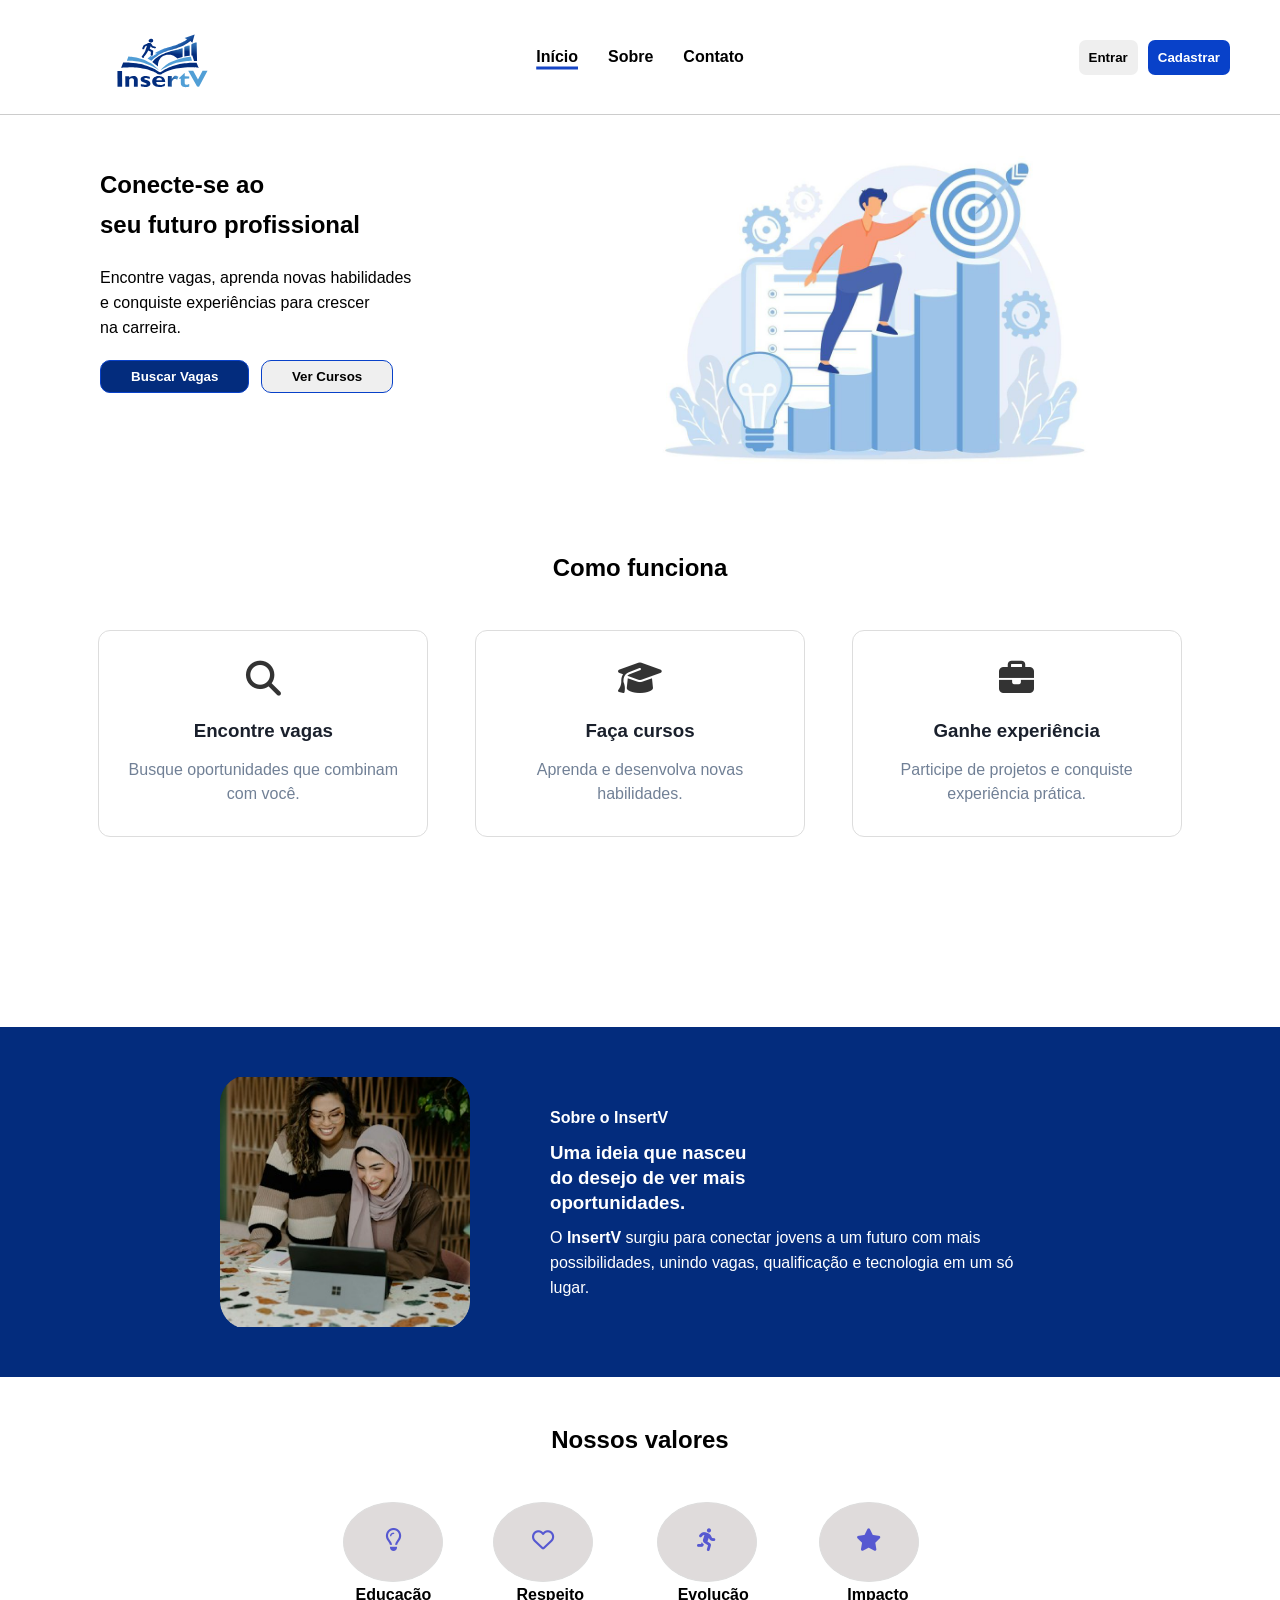
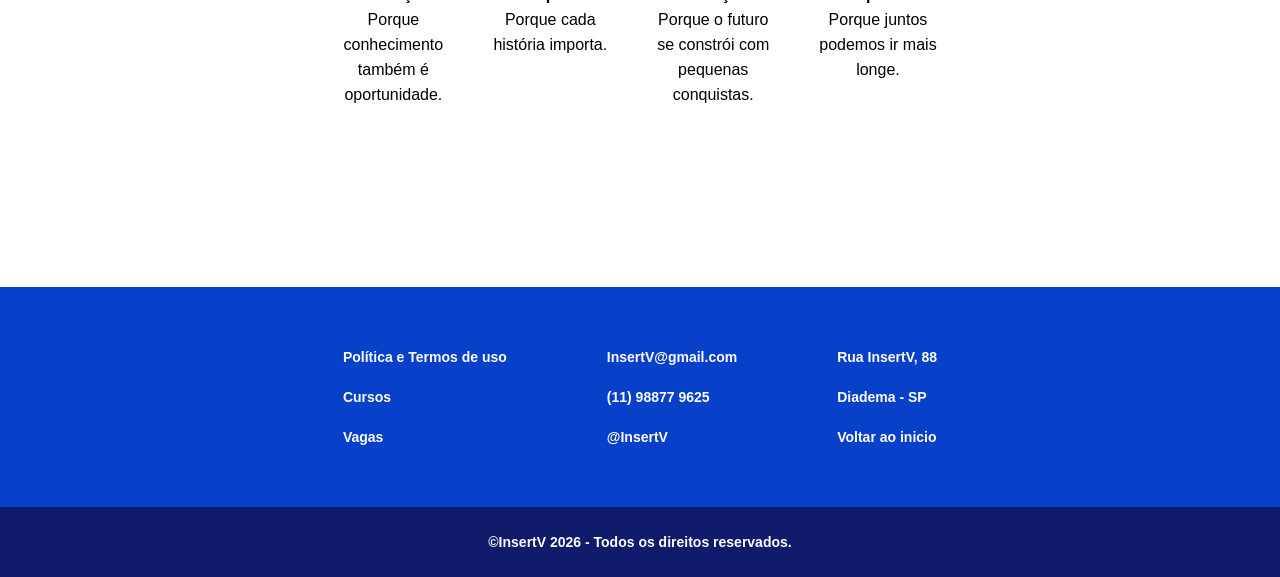
<file: index.html>
<!DOCTYPE html>
<html lang="pt-br">
<head>
    <meta charset="UTF-8">
    <meta name="viewport" content="width=device-width, initial-scale=1.0">
    <title>InsertV</title>
    <link rel="icon" href="img/InsertVLogopng.png">
    <link rel="stylesheet" href="estilizacao/style.css">
    <link rel="stylesheet" href="https://cdnjs.cloudflare.com/ajax/libs/font-awesome/6.5.2/css/all.min.css"> <!--Font awesome é uma biblioteca de icones e ferramentas para adicionar icones vetorias na página sem precisar abaixar o arquivo SVG-->
</head>

<body>
    <header> <!--Cabeçalho da página-->
        <nav> <!-- Navegação do cabeçalho -->
            <div class="img">
            <img src="img/imgInsertVlogo.svg" alt="Logo marca do InsertV">
            </div>

            <div id="nav">
            <ul>
                <li><a href="#" class="ativo">Início</a></li>
                <li><a href="index.html#sobre">Sobre</a></li>
                <li><a href="#contato">Contato</a></li>
            </ul>
            </div>

            <div class="s"> <!--Botões de login e cadastro-->
            <a href="login.html"><button id="entrar">Entrar</button></a>
            <a href="cadastrar.html"><button id="botao-azul">Cadastrar</button></a>
            </div>
        </nav>
    </header>
  
    <main> <!--Conteúdo principal da página-->
        <section id="inicio"> <!--Inicio da página do site-->
            <h1>Conecte-se ao <br>seu futuro profissional</h1>
            <p>Encontre vagas, aprenda novas habilidades<br> e conquiste experiências para crescer<br> na carreira.</p> <!--Imagem ao lado direito desse texto-->
           
            <a href="painelvagas.html"><button id="b_azul">Buscar Vagas</button></a>
            <a href="painelcursos.html"><button id="b_black">Ver Cursos</button></a>

            <img src="img/img_inicial.jpg" alt="Imagem de uma pessoa subindo em uma escada de livros em busca de seu alvo">
        </section>
 
        <section id="funcionalidades"> 
        <h2>Como funciona</h2>

        <div class="passos"> <!--Conjunto de cards em geral-->

            <div class="passo"> <!--Card individual-->
                <a href="#">
                <div class="icone"> <!--Icone de lupa-->
                    <i class="fa-solid fa-magnifying-glass"></i>
                </div>
                <h3>Encontre vagas</h3>
                <p>Busque oportunidades que combinam com você.</p>
                </a>
            </div>

            <div class="passo"> <!--Card individual-->
                <a href="#">
                <div class="icone"> <!--Icone de capelo(Chapéu de formatura)-->
                    <i class="fa-solid fa-graduation-cap"></i>
                </div>
                <h3>Faça cursos</h3>
                <p>Aprenda e desenvolva novas habilidades.</p>
                </a>
            </div>

            <div class="passo"> <!--Card individual-->
                <a href="#">
                <div class="icone"> <!--Icone de pasta-->
                    <i class="fa-solid fa-briefcase"></i>
                </div>
                <h3>Ganhe experiência</h3>
                <p>Participe de projetos e conquiste experiência prática.</p>
                </a>
            </div>

        </div>
        </section>

        <section id="sobre"> <!--Sobre o InsertV, breve descrição-->
            <article id="sobre-tbm"> <!--Article para preechimento de background-color em toda linha -->
            <div class="sobre-inicio"> <!--Mudança de posição da imagem-->
            <img src="img/img_sobre.png" alt="imagem de duas pessoas sorrindo observando um tablet escorado em uma mesa.">
            <div clas="texto-sobre"> <!--Mudança de posição de texto-->
            <h4>Sobre o InsertV</h4>
            <h3>Uma ideia que nasceu <br> do desejo de ver mais <br> oportunidades.</h3>
            <p>O <strong>InsertV</strong> surgiu para conectar jovens a um futuro com mais <br> possibilidades, unindo vagas, qualificação e tecnologia em um só <br> lugar.</p>
            </div>
            </div>
            </article>

            <h2 id="n-valores">Nossos valores</h2>
            <div class="valores"> <!--Seção geral dos icones-->
            <div class="valores-container"> <!--Seção individual dos icones-->
            <div class="icones"> <!--Icone de lâmpada-->
            <i class="fa-regular fa-lightbulb"></i>
            </div>
            <p><strong>Educação</strong></p> <!--Texto abaixo do icone-->
            <p>Porque <br>conhecimento <br>também é <br>oportunidade.</p>
            </div>

            <div class="valores-container"> <!--Seção individual dos icones-->
            <div class="icones"> <!--Icone de coração-->
            <i class="fa-regular fa-heart"></i>
            </div>
            <p><strong>Respeito</strong></p> <!--Texto abaixo do icone-->
            <p>Porque cada <br>história importa.</p>
            </div>

            <div class="valores-container"> <!--Seção individual dos icones-->
            <div class="icones"> <!--Icone de pessoa correndo-->
            <i class="fa-solid fa-person-running"></i>
            </div>
            <p><strong>Evolução</strong></p> <!--Texto abaixo do icone-->
            <p>Porque o futuro <br>se constrói com<br> pequenas <br>conquistas.</p>
            </div>

            <div class="valores-container"> <!--Seção individual dos icones-->
            <div class="icones"> <!--Icone de estrela-->
            <i class="fa-solid fa-star"></i>
            </div>
            <p><strong>Impacto</strong></p> <!--Texto abaixo do icone-->
            <p>Porque juntos<br> podemos ir mais<br> longe.</p>
            </div>
            </div>
        </section>
    </main>
    
    <footer> <!-- Rodapé -->
        <ul class="footer-links"> <!--Coluna a esquerda no footer-->
            <div class="rodape-links">
            <li><a href="#">Política e Termos de uso</a></li>
            <li><a href="#">Cursos</a></li>
            <li><a href="#">Vagas</a></li>
            </div>
        </ul>
        <ul class="footer-links" id="contato"> <!--Coluna centralizada no footer-->
            <div class="rodape-links">
            <li><a href="#">InsertV@gmail.com</a></li>
            <li><a href="#">(11) 98877 9625</a></li>
            <li><a href="#">@InsertV</a></li>
            </div>
        </ul>
        <ul class="footer-links"> <!--Coluna a direita no footer-->
            <div class="rodape-links">
            <li><a href="#">Rua InsertV, 88</a></li>
            <li><a href="#">Diadema - SP</a></li>
            <li><a href="#">Voltar ao inicio</a></li>
            </div>
        </ul>

        <div class="copy">
            <p>&copy;InsertV 2026 - Todos os direitos reservados.</p>
        </div>
    </footer>

</body>
</html>
</file>
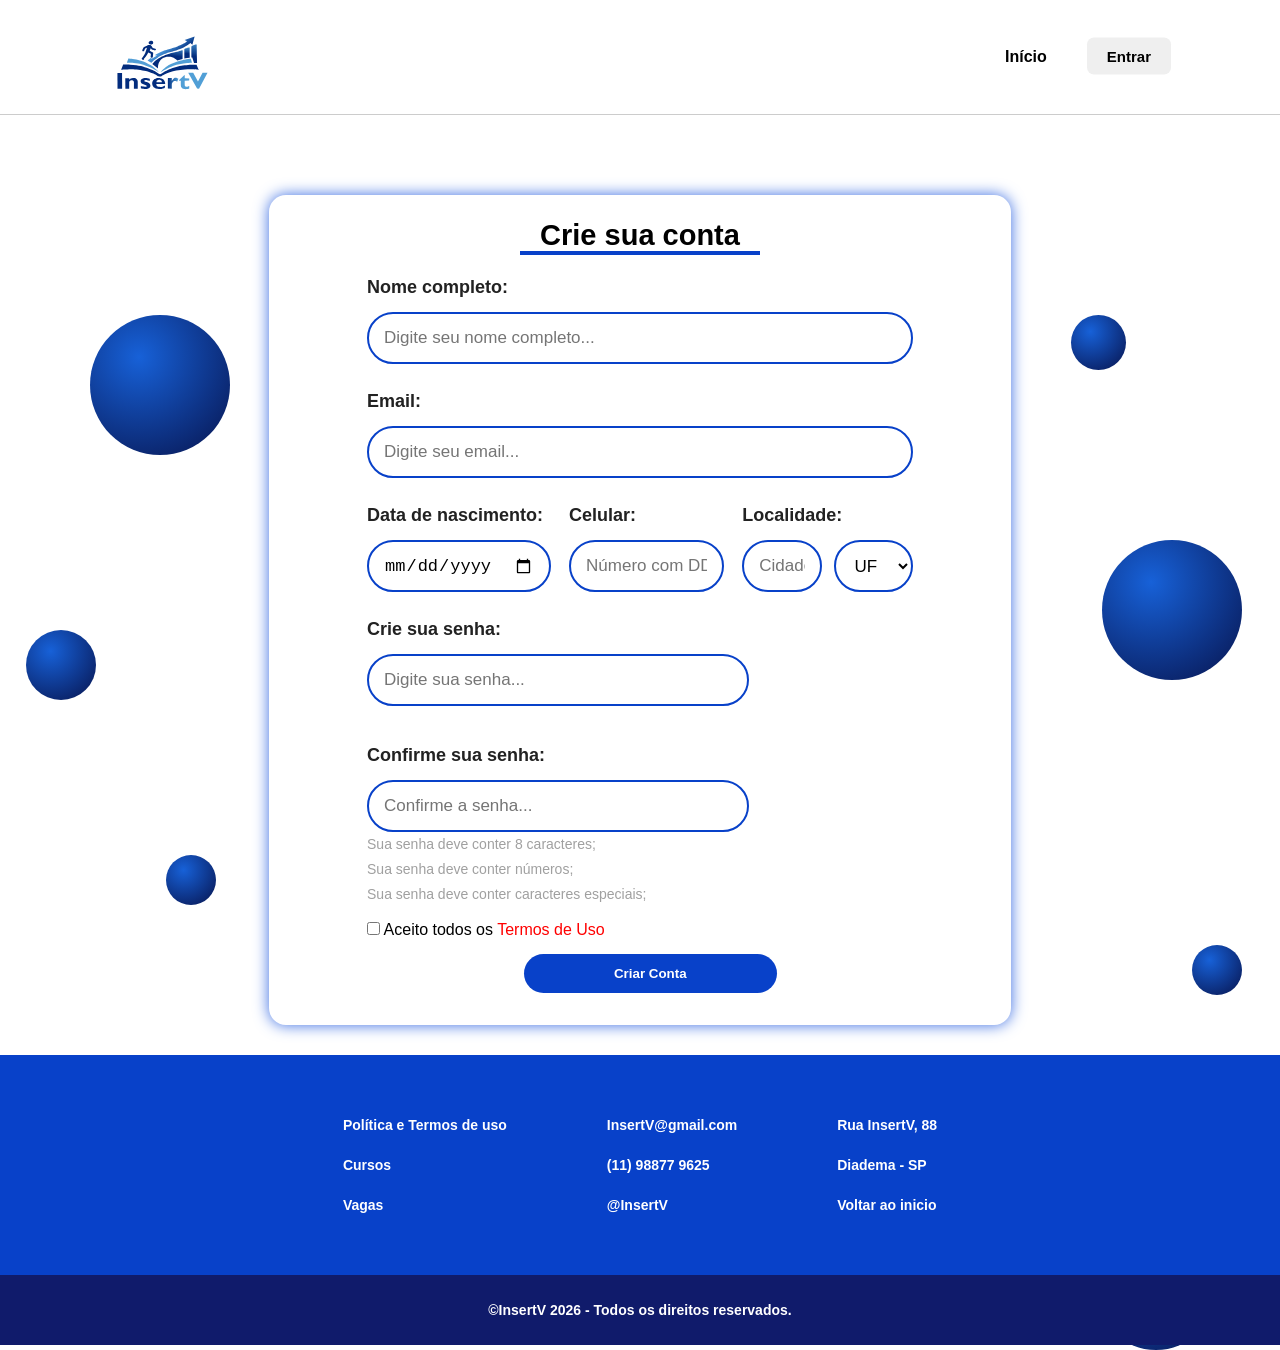
<file: cadastrar.html>
<!DOCTYPE html>
<html lang="pt-br">
<head>
    <meta charset="UTF-8">
    <meta name="viewport" content="width=device-width, initial-scale=1.0">
    <title>Cadastrar</title>
    <link rel="icon" href="img/InsertVLogopng.png">
    <link rel="stylesheet" href="estilizacao/stylecadastrar.css">
</head>

<body>
    <header> <!--Cabeçalho-->
        <nav> <!-- Navegação do cabeçalho -->
            <img src="img/imgInsertVlogo.svg" alt="Logo do Projeto Integrador">
            <ul>
                <li><a href="index.html" class="ativo">Início</a></li>
                <li><a href="login.html"><button id="entrar">Entrar</button></a></li>
            </ul>
            
        </nav>
    </header>

    <main> <!-- Conteúdo principal -->
        <div class="bolhas"> <!--Circulos de decoração espalhados na página-->
            <span class="circulo circulo1"></span>
            <span class="circulo circulo2"></span>
            <span class="circulo circulo3"></span>
            <span class="circulo circulo4"></span>
            <span class="circulo circulo5"></span>
            <span class="circulo circulo6"></span>
            <span class="circulo circulo7"></span>
            <span class="circulo circulo8"></span>
        </div>
        <section id="inicio"> <!--Seção para preechimento do formulário de cadastro-->
            <h1 class="center">Crie sua conta</h1>
            <div class="form"> <!--Campo em contorno do formulário-->
            <form action="login.html" method="get" class="formulario"> <!--Formulário-->
            <div class="campo"> <!--Seção individual para modificação do campo de preenchimento-->
                <label for="nome">Nome completo:</label>
                <input type="text" id="nome" placeholder="Digite seu nome completo...">
            </div>

            <div class="campo"> <!--Seção individual para modificação do campo de preenchimento-->
                <label for="email">Email:</label>
                <input type="email" id="email" placeholder="Digite seu email...">
            </div>

            <div class="linha"> <!--Seção para alinhamento de 3 campos na mesma linha-->

                <div class="campo"> <!--Seção individual para modificação do campo de preenchimento-->
                    <label for="data">Data de nascimento:</label>
                    <input type="date" id="data">
                </div>

                <div class="campo"> <!--Seção individual para modificação do campo de preenchimento-->
                    <label for="celular">Celular:</label>
                    <input type="tel" id="celular" placeholder="Número com DDD...">
                </div>

                <div class="campo"> <!--Seção individual para modificação do campo de preenchimento-->
                    <label for="cidade">Localidade:</label>
                    <div class="localidade">
                        <input type="text" id="cidade" placeholder="Cidade">

                        <select id="estado">
                            <option value="UF">UF</option>
                            <option value="AC">AC</option>
                            <option value="AL">AL</option>
                            <option value="AP">AP</option>
                            <option value="AM">AM</option>
                            <option value="BA">BA</option>
                            <option value="CE">CE</option>
                            <option value="DF">DF</option>
                            <option value="ES">ES</option>
                            <option value="GO">GO</option>
                            <option value="MA">MA</option>
                            <option value="MG">MG</option>
                            <option value="MT">MT</option>
                            <option value="MS">MS</option>
                            <option value="PA">PA</option>
                            <option value="PB">PB</option>
                            <option value="PR">PR</option>
                            <option value="PE">PE</option>
                            <option value="PI">PI</option>
                            <option value="RJ">RJ</option>
                            <option value="RN">RN</option>
                            <option value="RS">RS</option>
                            <option value="RO">RO</option>
                            <option value="RR">RR</option>
                            <option value="SC">SC</option>
                            <option value="SP">SP</option>
                            <option value="SE">SE</option>
                            <option value="TO">TO</option>
                        </select>
                    </div>
                </div>

            </div>

            <div class="senhas">
            <div class="campo"> <!--Seção individual para modificação do campo de preenchimento-->
                <label for="senha">Crie sua senha:</label>
                <input type="password" id="senha" placeholder="Digite sua senha..."><br>
            </div>

            <div class="campo"> <!--Seção individual para modificação do campo de preenchimento-->
                <label for="confirmar">Confirme sua senha:</label>
                <input type="password" id="confirmar" placeholder="Confirme a senha...">
            </div>
            </div>
            </div>

            <div class="regras-senha"> <!--Especificações para criação de senha-->
                <ul>
                    <li>Sua senha deve conter 8 caracteres;</li>
                    <li>Sua senha deve conter números;</li>
                    <li>Sua senha deve conter caracteres especiais;</li>
                </ul>
            </div>
            <label for="termos" class="termos"> <!--Opção de selecionar os termos de uso-->
                <input type="checkbox" id="termos" required>
                Aceito todos os <a href="#">Termos de Uso</a>
            </label>
            <input type="submit" value="Criar Conta" class="form-button"> <!--Botão para criar conta-->
            </form>
        </section>
    </main>

    <footer> <!-- Rodapé -->
        <ul class="footer-links"> <!--Coluna a esquerda no footer-->
            <div class="rodape-links">
            <li><a href="#">Política e Termos de uso</a></li>
            <li><a href="#">Cursos</a></li>
            <li><a href="#">Vagas</a></li>
            </div>
        </ul>
        <ul class="footer-links"> <!--Coluna centralizada no footer-->
            <div class="rodape-links">
            <li><a href="#">InsertV@gmail.com</a></li>
            <li><a href="#">(11) 98877 9625</a></li>
            <li><a href="#">@InsertV</a></li>
            </div>
        </ul>
        <ul class="footer-links"> <!--Coluna a direita no footer-->
            <div class="rodape-links">
            <li><a href="#">Rua InsertV, 88</a></li>
            <li><a href="#">Diadema - SP</a></li>
            <li><a href="#">Voltar ao inicio</a></li>
            </div>
        </ul>

        <div class="copy">
            <p>&copy;InsertV 2026 - Todos os direitos reservados.</p>
        </div>
    </footer>
</body>
</html>
</file>
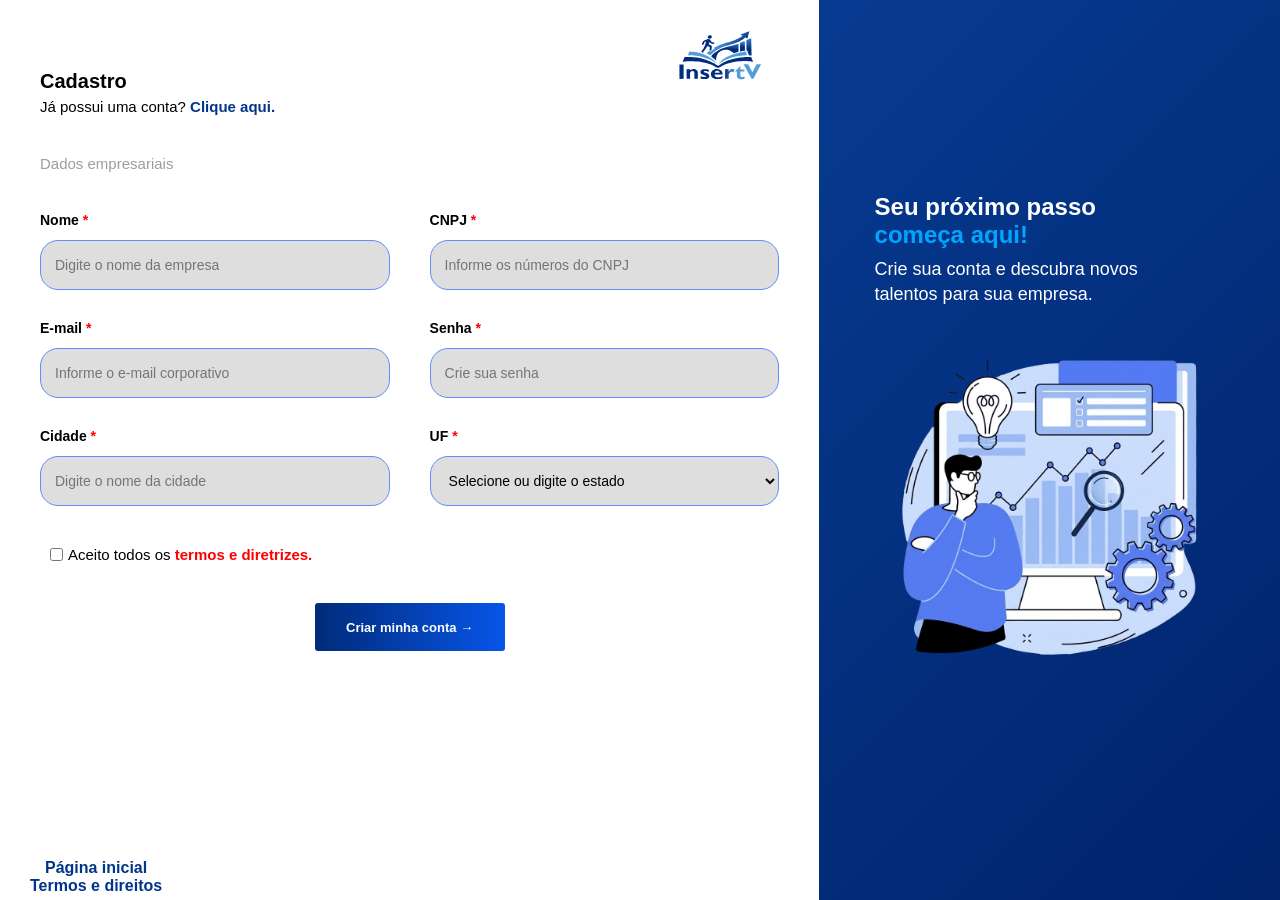
<file: cadastroempresa.html>
<!DOCTYPE html>
<html lang="pt-br">
<head>
    <meta charset="UTF-8">
    <meta name="viewport" content="width=device-width, initial-scale=1.0">
    <title>Cadastrar - Empresa</title>
    <link rel="icon" href="img/InsertVLogopng.png">
    <link rel="stylesheet" href="estilizacao/stylecadastroEmpr.css">
</head>

<body>
    <main class="cadastro-container"> <!--Conteúdo da página-->

        <!-- Lado esquerdo: formulário -->
        <section id="principal"> 

            <img src="img/imgInsertVlogo.svg" alt="Logo marca do InsertV" class="logo">
            <h2>Cadastro</h2>
            <p>Já possui uma conta? <a href="loginEmpresa.html">Clique aqui.</a></p>

            <p class="titulo-secao">Dados empresariais</p>

            <form action="loginEmpresa.html" method="get" class="formulario"> <!--Formulário-->

                <div class="campo"> <!--Campo individual do formulário-->
                    <label for="nome">Nome <span>*</span></label>
                    <input type="text" id="nome" placeholder="Digite o nome da empresa">
                </div>

                <div class="campo"> <!--Campo individual do formulário-->
                    <label for="cnpj">CNPJ <span>*</span></label>
                    <input type="text" id="cnpj" placeholder="Informe os números do CNPJ">
                </div>

                <div class="campo"> <!--Campo individual do formulário-->
                    <label for="email">E-mail <span>*</span></label>
                    <input type="email" id="email" placeholder="Informe o e-mail corporativo">
                </div>

                <div class="campo"> <!--Campo individual do formulário-->
                    <label for="senha">Senha <span>*</span></label>
                    <input type="password" id="senha" placeholder="Crie sua senha">
                </div>

                <div class="campo"> <!--Campo individual do formulário-->
                    <label for="cidade">Cidade <span>*</span></label>
                    <input type="text" id="cidade" placeholder="Digite o nome da cidade">
                </div>

                <div class="campo"> <!--Campo individual do formulário-->
                    <label for="estado">UF <span>*</span></label>
                    <select id="estado">
                        <option value="">Selecione ou digite o estado</option>
                        <option value="AC">AC</option>
                        <option value="AL">AL</option>
                        <option value="AP">AP</option>
                        <option value="AM">AM</option>
                        <option value="BA">BA</option>
                        <option value="CE">CE</option>
                        <option value="DF">DF</option>
                        <option value="ES">ES</option>
                        <option value="GO">GO</option>
                        <option value="MA">MA</option>
                        <option value="MG">MG</option>
                        <option value="MT">MT</option>
                        <option value="MS">MS</option>
                        <option value="PA">PA</option>
                        <option value="PB">PB</option>
                        <option value="PR">PR</option>
                        <option value="PE">PE</option>
                        <option value="PI">PI</option>
                        <option value="RJ">RJ</option>
                        <option value="RN">RN</option>
                        <option value="RS">RS</option>
                        <option value="RO">RO</option>
                        <option value="RR">RR</option>
                        <option value="SC">SC</option>
                        <option value="SP">SP</option>
                        <option value="SE">SE</option>
                        <option value="TO">TO</option>
                    </select>
                </div>

                <div class="termos"> <!--Opção para selecionar os termos de uso-->
                    <input type="checkbox" id="termos" required>
                    <label for="termos">Aceito todos os <a href="#">termos e diretrizes.</a>
                    </label>
                </div>
                <input type="submit" value="Criar minha conta →" class="form-button"> <!--Botão para criação da conta-->
            </form>
            
            <div class="fim"> <!--Links para navegar as páginas anteriores do site-->
                <a href="index.html">Página inicial</a>
                <a href="#">Termos e direitos</a>
            </div>
        </section>

        <!-- Lado direito: painel azul -->
        <aside class="background"> <!--Seção para preechimento completo do background-color ao lado direito-->
            <div class="texto-background"> <!--Conteúdo nesse lado direito-->
                <h1>Seu próximo passo <span>começa aqui!</span></h1>
                <p>Crie sua conta e descubra novos <br>talentos para sua empresa.</p>
            </div>
            <img src="img/img_cadastro_empresa.png" alt="Ilustração de gestão empresarial">
        </aside>

      
    </main>
</body>
</html>
</file>
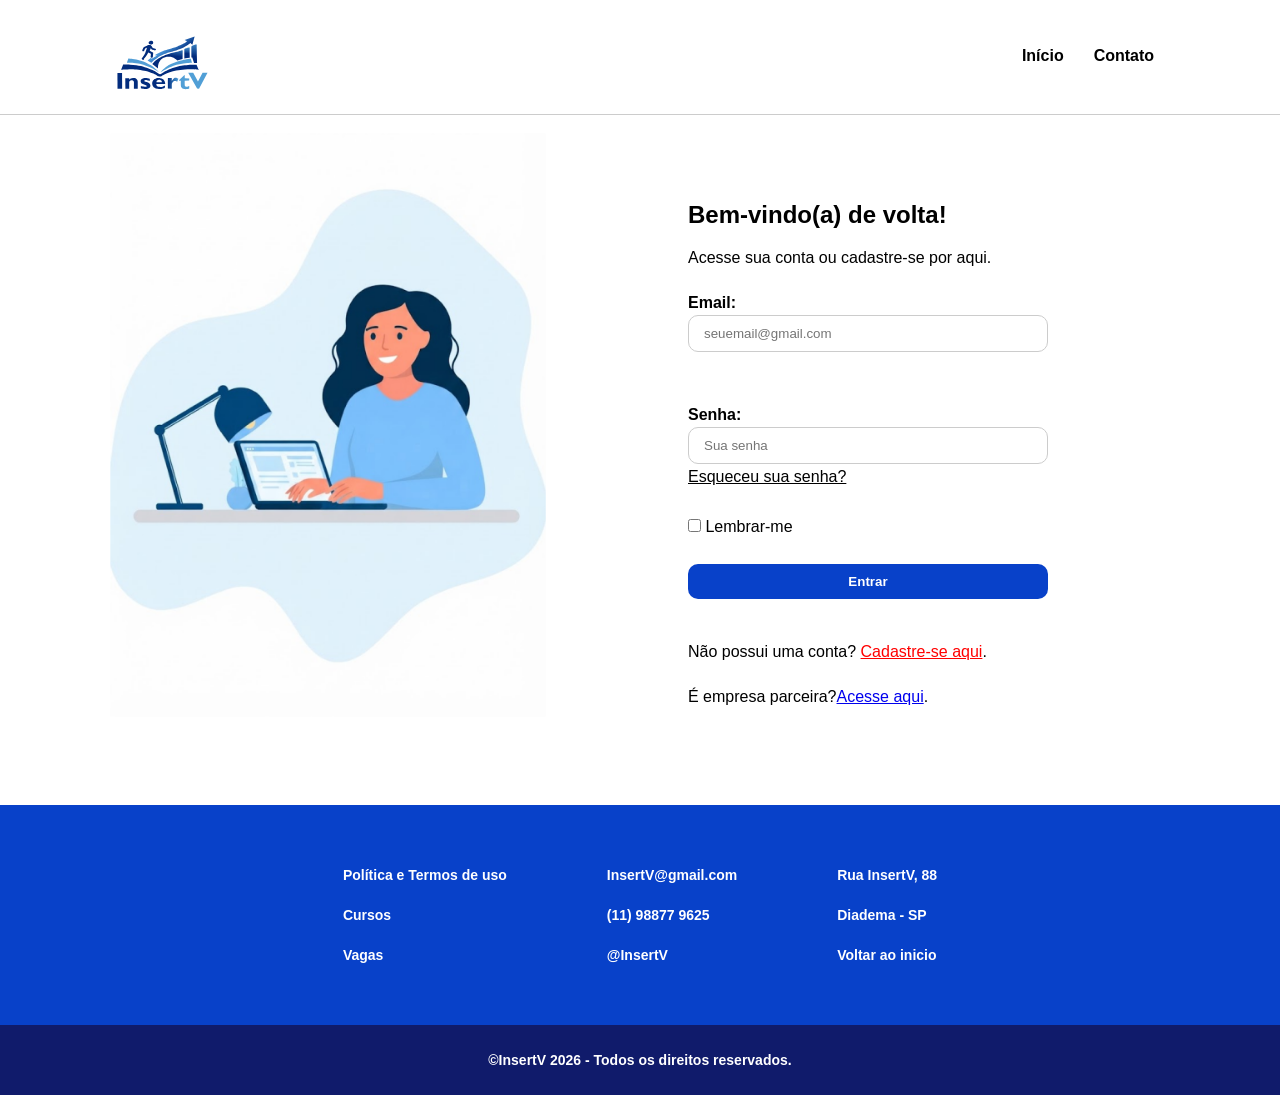
<file: login.html>
<!DOCTYPE html>
<html lang="pt-br">
<head>
    <meta charset="UTF-8">
    <meta name="viewport" content="width=device-width, initial-scale=1.0">
    <title>Login</title>
    <link rel="icon" href="img/InsertVLogopng.png">
    <link rel="stylesheet" href="estilizacao/stylelogin.css">
</head>

<body>
    <header> <!--Cabeçalho da página-->
        <nav> <!-- Navegação do cabeçalho -->
            <img src="img/imgInsertVlogo.svg" alt="Logo marca do InsertV">
            <ul>
                <li><a href="index.html">Início</a></li>
                <li><a href="#contatos">Contato</a></li>
            </ul>
        </nav>
    </header>

    <main> <!-- Conteúdo principal -->
        <section id="inicio">
            <img src="img/img_paginalogin2.png" alt="Imagem de uma mulher digitando em seu notebook" class="imagem-login"> <!--Imagem localizada ao lado esquerdo da página-->
            <div class="texto"> <!--Seção para colocar conteúdo ao lado direito da página-->
                <h1>Bem-vindo(a) de volta!</h1>
                <p>Acesse sua conta ou cadastre-se por aqui.</p>
                <form action="painelvagas.html" method="get"> <!--Formulário-->
                    <label for="email"><strong>Email:</strong></label><br>
                    <input type="text" id="email" name="email" placeholder="seuemail@gmail.com" required class="form-label"><br><br>

                    <label for="senha"><strong>Senha:</strong></label><br>
                    <input type="password" id="senha" name="senha" placeholder="Sua senha" required class="form-label">
                    <a href="#" class="senha">Esqueceu sua senha?</a><br><br>

                    <input type="checkbox" id="lembrar" name="lembrar">
                    <label for="lembrar">Lembrar-me</label><br><br> <!--Opção caso queira que lembre de seus dados para não ter que colocar os dados novamente-->

                    <input type="submit" value="Entrar" class="form-button"> <!--Botão para login-->
                </form>
                <br>
                <p>Não possui uma conta? <a href="cadastrar.html" class="empresa">Cadastre-se aqui</a>.</p> <!--Direcionamento para página de cadastro-->
                <p>É empresa parceira?<a href="loginEmpresa.html">Acesse aqui</a>.</p> <!--Direcionamento para página de login empresarial-->
            </div>
        </section>
    </main>

    <footer> <!-- Rodapé -->
        <ul class="footer-links"> <!--Coluna a esquerda no footer-->
            <div class="rodape-links">
                <li><a href="#">Política e Termos de uso</a></li>
                <li><a href="#">Cursos</a></li>
                <li><a href="#">Vagas</a></li>
            </div>
        </ul>
        <ul class="footer-links" id="contatos"> <!--Coluna centralizada no footer-->
            <div class="rodape-links">
                <li><a href="#">InsertV@gmail.com</a></li>
                <li><a href="#">(11) 98877 9625</a></li>
                <li><a href="#">@InsertV</a></li>
            </div>
        </ul>
        <ul class="footer-links"> <!--Coluna a direita no footer-->
            <div class="rodape-links">
                <li><a href="#">Rua InsertV, 88</a></li>
                <li><a href="#">Diadema - SP</a></li>
                <li><a href="#">Voltar ao inicio</a></li>
            </div>
        </ul>

        <div class="copy">
            <a href="#">&copy;InsertV 2026 - Todos os direitos reservados.</a>
        </div>
    </footer>

</body>
</html>
</file>
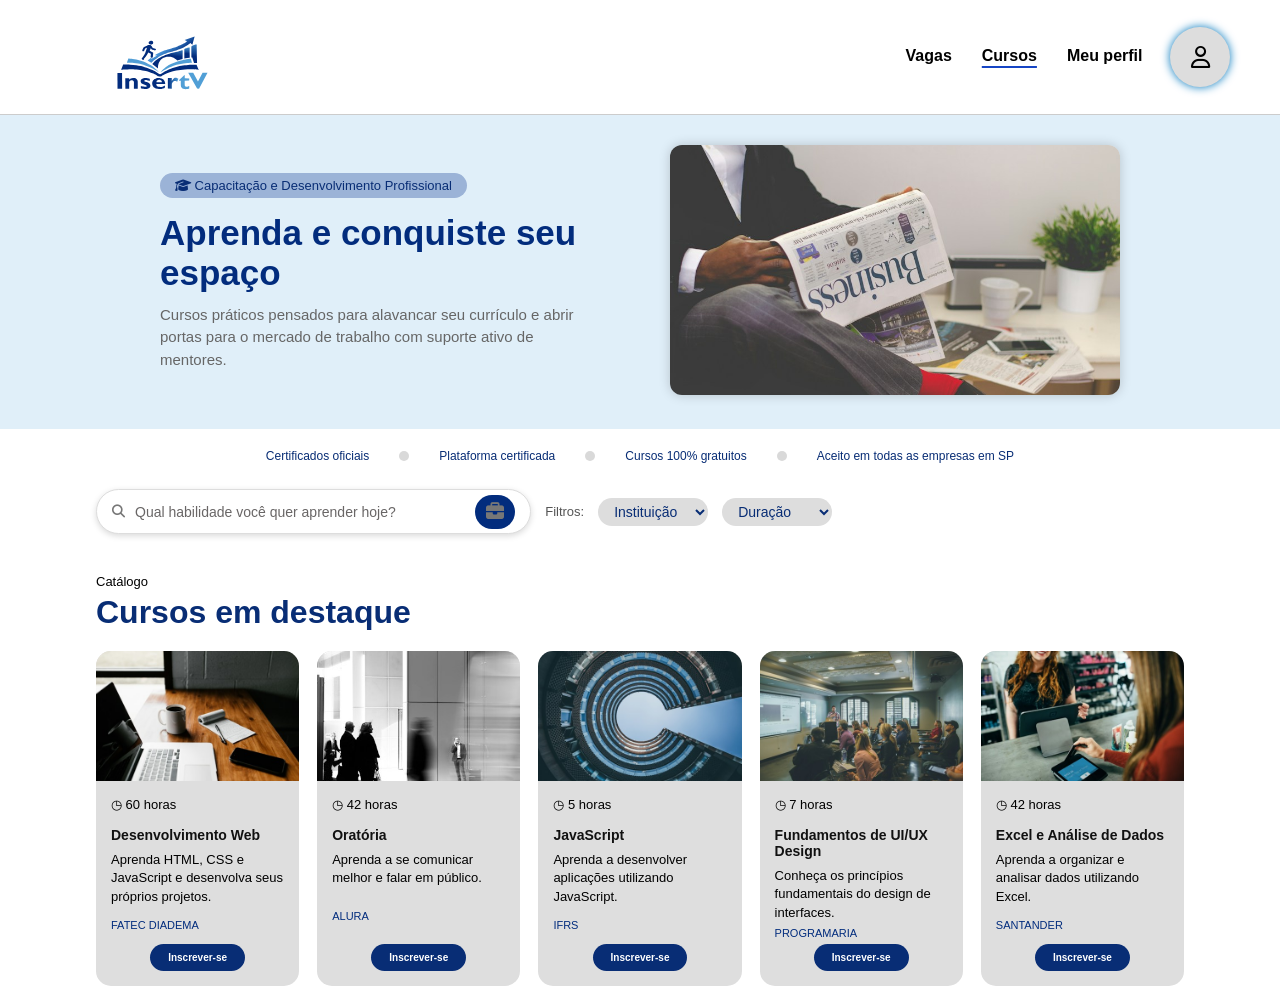
<file: painelcursos.html>
<!DOCTYPE html>
<html lang="pt-br">
<head>
    <meta charset="UTF-8">
    <meta name="viewport" content="width=device-width, initial-scale=1.0">
    <title>Painel de Cursos</title>
    <link rel="icon" href="img/InsertVLogopng.png">
    <link rel="stylesheet" href="estilizacao/stylepcursos.css">
    <link rel="stylesheet" href="https://cdnjs.cloudflare.com/ajax/libs/font-awesome/6.5.2/css/all.min.css"> <!--Font awesome é uma biblioteca de icones e ferramentas para adicionar icones vetorias na página sem precisar abaixar o arquivo SVG-->
</head>
<body>
    <header> <!--Cabeçalho da página-->
        <nav> <!--Navegação da página-->
            <img src="img/imgInsertVlogo.svg" alt="Logo do Projeto Integrador">
            <ul>
                <li><a href="painelvagas.html">Vagas</a></li>
                <li><a href="painelcursos.html" class="ativo">Cursos</a></li>
                <li><a href="perfil.html">Meu perfil</a></li>
            </ul>
            <a href="#"> <!--Área de direcionamento para perfil-->
            <div class="icone"> <!--Icone de perfil-->
                <i class="fa-regular fa-user"></i>
            </div> </a>
        </nav>
    </header>

    <main> <!--Conteúdo principal-->
        <section id="inicio"> <!--Seção inicial da página-->
        <div class="conteudo-inicio"> <!--Seção de posicionamento de texto e imagem-->
            <div class="texto-inicio"><!--Seção de posicionamento de texto-->
                <span class="categoria"><!--Icone de capelo(chapéu de formatura)-->
                    <i class="fa-solid fa-graduation-cap"></i>
                    Capacitação e Desenvolvimento Profissional
                </span>
                <h1>Aprenda e conquiste seu espaço</h1>
                <p>Cursos práticos pensados para alavancar seu currículo e abrir portas para o mercado de trabalho com suporte ativo de mentores.</p>
            </div>

            <div class="img-inicio"> <!--Seção para redimensionar imagem-->
                <img src="img/img_painel_cursos.jpg" alt="Uma pessoa lendo o jornal sentado">
            </div>
        </div>
        </section>

        <section id="pesquisa"> <!--Seção de pesquisa da página-->
            <div class="links"> <!--Links localizados abaixo da seção de inicio-->
                <a href="#">Certificados oficiais</a>
                <span class="bolinha"></span>
                <a href="#">Plataforma certificada</a>
                <span class="bolinha"></span>
                <a href="#">Cursos 100% gratuitos</a>
                <span class="bolinha"></span>
                <a href="#">Aceito em todas as empresas em SP</a>
            </div>

            <div class="lupa"> <!--Campo de formulário de pesquisa-->
                <i class="fa-solid fa-magnifying-glass"></i> <!--Icone de lupa-->
                <input type="search" name="Pesquisa" placeholder="Qual habilidade você quer aprender hoje?" class="pesquisa">
                <i class="fa-solid fa-briefcase" id="pasta"></i> <!--Icone de pasta-->
            </div>
            <label for="filtros">Filtros:</label>
            <select name="filtros" id="inst">
                <option value="Instituição">Instituição</option>
            </select>
            <select name="filtros" id="duração">
                <option value="Duração">Duração</option>
            </select>
        </section>

        <section id="cursos"> <!--Seção de diversidades de cursos-->
            <p>Catálogo</p>
            <h2>Cursos em destaque</h2>
            <div class="lista-cursos"> <!--Seção para conjunto geral de cards dos cursos-->
            <div class="card-curso"> <!--Seção individual para card de cursos-->
                <img src="img/img_dev_web.jpg" alt="Imagem de um notebook, xícara de café, caderno com lápis e um celular em cima de uma mesa.">
                <div class="info-curso"> <!--Seção de texto dentro dos cards-->
                    <p>◷ 60 horas</p>
                    <h3>Desenvolvimento Web</h3>
                    <p>Aprenda HTML, CSS e JavaScript e desenvolva seus próprios projetos.</p>
                    <span class="localidade">FATEC DIADEMA</span>
                    <button>Inscrever-se</button>
                </div>
            </div>

            <div class="card-curso"> <!--Seção individual para card de cursos-->
                <img src="img/img_oratoria.jpg" alt="Imagem preto e branco com poucas pessoas conversando e mexendo no celular.">
                <div class="info-curso"> <!--Seção de texto dentro dos cards-->
                    <p>◷ 42 horas</p>
                    <h3>Oratória</h3>
                    <p>Aprenda a se comunicar melhor e falar em público.</p>
                    <span class="localidade">ALURA</span>
                    <button>Inscrever-se</button>
                </div>
            </div>

            <div class="card-curso"> <!--Seção individual para card de cursos-->
                <img src="img/img_js.jpg" alt="Imagem no centro de um complexo de um prédio circular.">
                <div class="info-curso"> <!--Seção de texto dentro dos cards-->
                    <p>◷ 5 horas</p>
                    <h3>JavaScript</h3>
                    <p>Aprenda a desenvolver aplicações utilizando JavaScript.</p>
                    <span class="localidade">IFRS</span>
                    <button>Inscrever-se</button>
                </div>
            </div>

            <div class="card-curso"> <!--Seção individual para card de cursos-->
                <img src="img/img_design.jpg" alt="Imagem de diversas pessoas em uma sala vendo uma apresentação em slides.">
                <div class="info-curso"> <!--Seção de texto dentro dos cards-->
                    <p>◷ 7 horas</p>
                    <h3>Fundamentos de UI/UX Design</h3>
                    <p>Conheça os princípios fundamentais do design de interfaces.</p>
                    <span class="localidade">PROGRAMARIA</span>
                    <button>Inscrever-se</button>
                </div>
            </div>

            <div class="card-curso"> <!--Seção individual para card de cursos-->
                <img src="img/img_excel.jpg" alt="Imagem de uma pessoa pagando por suas compras no caixa com um cartão.">
                <div class="info-curso"> <!--Seção de texto dentro dos cards-->
                    <p>◷ 42 horas</p>
                    <h3>Excel e Análise de Dados</h3>
                    <p>Aprenda a organizar e analisar dados utilizando Excel.</p>
                    <span class="localidade">SANTANDER</span>
                    <button>Inscrever-se</button>
                </div>
            </div>
            </div>
        </section>
    </main>
</body>
</html>
</file>
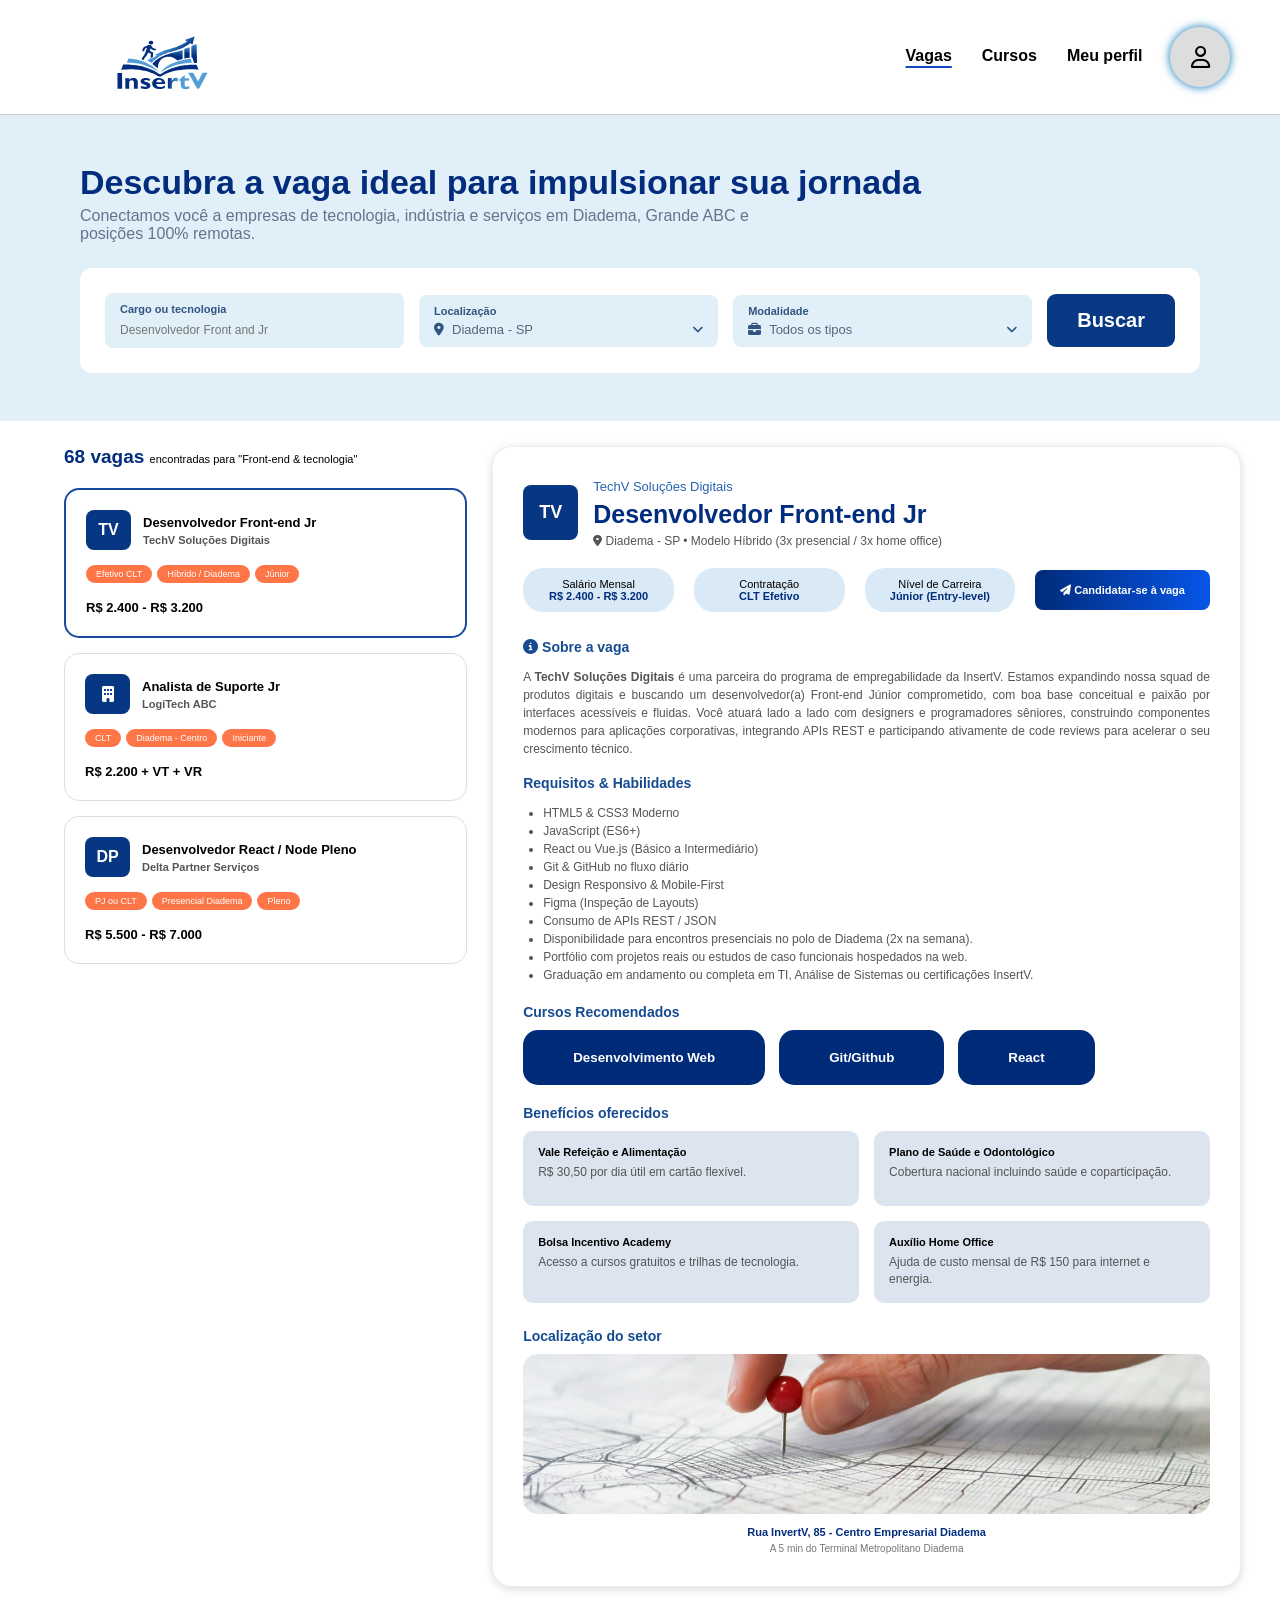
<file: painelvagas.html>
<!DOCTYPE html>
<html lang="pt-br">
<head>
    <meta charset="UTF-8">
    <meta name="viewport" content="width=device-width, initial-scale=1.0">
    <title>Painel de vagas</title>
    <link rel="icon" href="img/InsertVLogopng.png">
    <link rel="stylesheet" href="estilizacao/stylepvagas.css">
    <link rel="stylesheet" href="https://cdnjs.cloudflare.com/ajax/libs/font-awesome/6.5.2/css/all.min.css">
</head>
<body>
   <header> <!--Cabeçalho da página-->
        <nav> <!--Navegação entre as páginas-->
            <img src="img/imgInsertVlogo.svg" alt="Logo do Projeto Integrador">
            <ul>
                <li><a href="painelvagas.html" class="ativo">Vagas</a></li>
                <li><a href="painelcursos.html">Cursos</a></li>
                <li><a href="perfil.html">Meu perfil</a></li>
            </ul>
            <a href="#">
            <div class="icone">
                <i class="fa-regular fa-user"></i> <!--Icone de perfil-->
            </div> </a>
        </nav>
    </header>

    <section class="banner"> <!-- APRESENTAÇÃO E PESQUISA -->
        <div class="banner-conteudo">
            <h1>Descubra a vaga ideal para impulsionar sua jornada</h1>
            <p>Conectamos você a empresas de tecnologia, indústria e serviços em Diadema, Grande ABC e<br> posições 100% remotas.</p>
            <form class="pesquisa"> <!--Formulário de pesquisa para vagas-->
                <div class="campo"> <!--Campo para colocar cargo da vaga-->
                    <label>Cargo ou tecnologia</label>
                    <input type="text" placeholder="Desenvolvedor Front and Jr">
                </div>

                <div class="campo campo-select">
                    <label>Localização</label> <!--Campo de seleção de região da vaga-->
                    <div class="select-conteudo">
                        <i class="fa-solid fa-location-dot"></i> <!--Icone de localização-->
                        <select>
                            <option>Diadema - SP</option>
                            <option>São Paulo - SP</option>
                        </select>
                        <i class="fa-solid fa-angle-down"></i> <!--Icone de seta para baixo-->
                    </div>
                </div>

                <div class="campo campo-select"> <!--Campo de seleção para tipo de modalidade de vaga-->
                    <label>Modalidade</label>
                    <div class="select-conteudo">
                        <i class="fa-solid fa-briefcase"></i> <!--Icone de maleta-->
                        <select>
                            <option>Todos os tipos</option>
                            <option>Presencial</option>
                            <option>Híbrido</option>
                            <option>Remoto</option>
                        </select>
                        <i class="fa-solid fa-angle-down"></i> <!--Icone de seta para baixo-->
                    </div>
                </div>
                <button type="submit">Buscar</button>
            </form>
        </div>
    </section>

    <main> <!-- CONTEÚDO PRINCIPAL -->
        <section class="lista-vagas"> <!-- LISTA DE VAGAS -->
            <h3>68 vagas <span>encontradas para "Front-end & tecnologia"</span></h3>
            <article class="vaga selecionada">
                <div class="vaga-topo">
                    <div class="empresa-logo">TV</div>
                    <div>
                        <h4>Desenvolvedor Front-end Jr</h4>
                        <p>TechV Soluções Digitais</p>
                    </div>
                </div>

                <div class="tags">
                    <span>Efetivo CLT</span>
                    <span>Híbrido / Diadema</span>
                    <span>Júnior</span>
                </div>
                <strong>R$ 2.400 - R$ 3.200</strong>
            </article>

            <article class="vaga">
                <div class="vaga-topo">
                    <div class="empresa-logo"><i class="fa-solid fa-building"></i></div>
                    <div>
                        <h4>Analista de Suporte Jr</h4>
                        <p>LogiTech ABC</p>
                    </div>
                </div>

                <div class="tags">
                    <span>CLT</span>
                    <span>Diadema - Centro</span>
                    <span>Iniciante</span>
                </div>
                <strong>R$ 2.200 + VT + VR</strong>
            </article>

            <article class="vaga">
                <div class="vaga-topo">
                    <div class="empresa-logo">DP</div>
                    <div>
                        <h4>Desenvolvedor React / Node Pleno</h4>
                        <p>Delta Partner Serviços</p>
                    </div>
                </div>

                <div class="tags">
                    <span>PJ ou CLT</span>
                    <span>Presencial Diadema</span>
                    <span>Pleno</span>
                </div>
                <strong>R$ 5.500 - R$ 7.000</strong>
            </article>
        </section>

        <section class="detalhes-vaga"> <!-- DETALHES DA VAGA -->
            <div class="detalhes-topo"> <!--Detalhes ao topo da página da vaga-->
                <div class="empresa-logo logo-grande">TV</div> <!--Logo marca da empresa-->
                <div class="titulo-vaga"> <!--Informações básicas da vaga-->
                    <span>TechV Soluções Digitais</span>
                    <h2>Desenvolvedor Front-end Jr</h2>
                    <p><i class="fa-solid fa-location-dot"></i><!--Icone de localização--> Diadema - SP • Modelo Híbrido (3x presencial / 3x home office)</p>
                </div>
            </div>

            <div class="informacoes"> <!--Seção de conjunto das tags informativas nas vagas-->
                <div class="info-item"> <!--Seção individual das tags informativas-->
                    <p>Salário Mensal</p>
                    <span>R$ 2.400 - R$ 3.200</span>
                </div>

                <div class="info-item"> <!--Seção individual das tags informativas-->
                    <p>Contratação</p>
                    <span>CLT Efetivo</span>
                </div>

                <div class="info-item"> <!--Seção individual das tags informativas-->
                    <p>Nível de Carreira</p>
                    <span>Júnior (Entry-level)</span>
                </div>

                <button class="btn-candidatar"> <!--Botão de candidatar-se para vaga-->
                    <i class="fa-solid fa-paper-plane"></i><!--Icone de envio--> Candidatar-se à vaga
                </button>
            </div>

            <div class="descricao"> <!-- DESCRIÇÃO -->
                <h4><i class="fa-solid fa-circle-info"></i> Sobre a vaga</h4> <!--Icone de informações-->
                <p>A <strong>TechV Soluções Digitais</strong> é uma parceira do programa de empregabilidade da InsertV. Estamos expandindo nossa squad de produtos digitais e buscando um desenvolvedor(a) Front-end Júnior comprometido, com boa base conceitual e paixão por interfaces acessíveis e fluidas. Você atuará lado a lado com designers e programadores sêniores, construindo componentes modernos para aplicações corporativas, integrando APIs REST e participando ativamente de code reviews para acelerar o seu crescimento técnico.</p>
                
                <h4>Requisitos & Habilidades</h4>
                <ul>
                    <li>HTML5 & CSS3 Moderno</li>
                    <li>JavaScript (ES6+)</li> 
                    <li>React ou Vue.js (Básico a Intermediário)</li>
                    <li>Git & GitHub no fluxo diário</li>
                    <li>Design Responsivo & Mobile-First</li>
                    <li>Figma (Inspeção de Layouts)</li>
                    <li>Consumo de APIs REST / JSON</li>
                    <li>Disponibilidade para encontros presenciais no polo de Diadema (2x na semana).</li> 
                    <li>Portfólio com projetos reais ou estudos de caso funcionais hospedados na web.</li> 
                    <li>Graduação em andamento ou completa em TI, Análise de Sistemas ou certificações InsertV.</li>
                </ul>
            </div>

            <div class="cursos-recomendados">
                <h4>Cursos Recomendados</h4>
                <div class="cursos">
                    <button>Desenvolvimento Web</button>
                    <button>Git/Github</button>
                    <button>React</button>
                </div>
            </div>

            <div class="beneficios"> <!-- Campo de benefícios -->
                <h4>Benefícios oferecidos</h4>
                <div class="beneficios-grid"> <!--Seção geral de benefícios-->
                    <div class="beneficio"> <!--Seção individual de benefícios-->
                        <strong>Vale Refeição e Alimentação</strong>
                        <p>R$ 30,50 por dia útil em cartão flexível.</p>
                    </div>

                    <div class="beneficio"> <!--Seção individual de benefícios-->
                        <strong>Plano de Saúde e Odontológico</strong>
                        <p>Cobertura nacional incluindo saúde e coparticipação.</p>
                    </div>

                    <div class="beneficio"> <!--Seção individual de benefícios-->
                        <strong>Bolsa Incentivo Academy</strong>
                        <p>Acesso a cursos gratuitos e trilhas de tecnologia.</p>
                    </div>

                    <div class="beneficio"> <!--Seção individual de benefícios-->
                        <strong>Auxílio Home Office</strong>
                        <p>Ajuda de custo mensal de R$ 150 para internet e energia.</p>
                    </div>
                </div>
            </div>

            <div class="localizacao"> <!-- Seção de localização da empresa -->
                <h4>Localização do setor</h4>
                <img src="img/img_loc_pvagas.jpg" alt="Localização da empresa">
                <p>Rua InvertV, 85 - Centro Empresarial Diadema</p>
                <span>A 5 min do Terminal Metropolitano Diadema</span>
            </div>
        </section>
    </main>
</body>
</html>
</file>
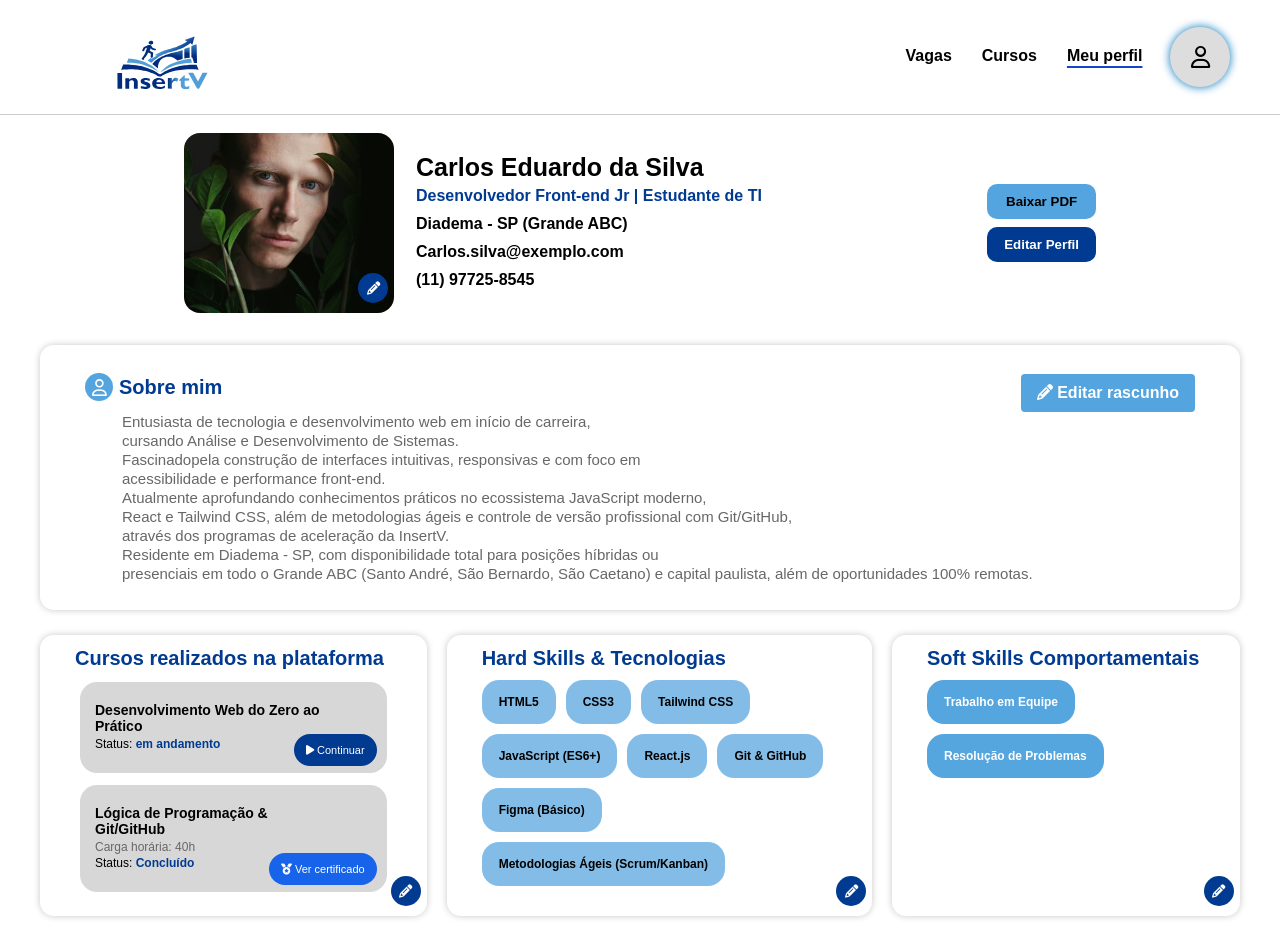
<file: perfil.html>
<!DOCTYPE html>
<html lang="pt-br">
<head>
    <meta charset="UTF-8">
    <meta name="viewport" content="width=device-width, initial-scale=1.0">
    <title>Painel de vagas</title>
    <link rel="icon" href="img/InsertVLogopng.png">
    <link rel="stylesheet" href="estilizacao/styleperfil.css">
    <link rel="stylesheet" href="https://cdnjs.cloudflare.com/ajax/libs/font-awesome/6.5.2/css/all.min.css"> <!--Font awesome é uma biblioteca de icones e ferramentas para adicionar icones vetorias na página sem precisar abaixar o arquivo SVG-->
</head>
<body>
   <header> <!--Cabeçalho da página-->
        <nav> <!--Navegação da página-->
            <img src="img/imgInsertVlogo.svg" alt="Logo do Projeto Integrador">
            <ul>
                <li><a href="painelvagas.html">Vagas</a></li>
                <li><a href="painelcursos.html">Cursos</a></li>
                <li><a href="perfil.html" class="ativo">Meu perfil</a></li>
            </ul>
            <a href="#">
            <div class="icone">
                <i class="fa-regular fa-user"></i> <!--Icone de perfil-->
            </div></a>
        </nav>
    </header>
    <main class="container"> <!--Conteúdo principal-->
        <section class="profile"> <!-- Informações do perfil -->
            <div class="profile-photo">
                <img src="img/img_perfil.jpg" alt="Foto de perfil"> <!--Foto demonstrativa de perfil de uma pessoa aleatória-->
                <a href="#"></a><button class="edit-photo"><i class="fa-solid fa-pencil"></i></button></a> <!--Botão de editar com o icone de láis-->
            </div>

            <div class="profile-info"> <!--Informações básicas ao lado da fot de perfil do usuário-->
                <h2>Carlos Eduardo da Silva</h2>
                <p class="blue-text">Desenvolvedor Front-end Jr | Estudante de TI</p>
                <p>Diadema - SP (Grande ABC)</p>
                <p>Carlos.silva@exemplo.com</p>
                <p>(11) 97725-8545</p>
            </div>

            <div class="profile-buttons"> 
                <button class="btn-light">Baixar PDF</button>
                <button class="btn-dark">Editar Perfil</button>
            </div>
        </section>

        <section class="about card"> <!-- Sobre mim -->
            <div class="about-header">
                <div class="about-icon"><i class="fa-regular fa-user"></i></div> <!--Icone de perfil-->
                <h3>Sobre mim</h3>
                <button class="edit-button"><i class="fa-solid fa-pencil"></i> Editar rascunho</button> <!--Botão de editar maior com o icone de láis-->
            </div>

            <div class="about-content"> <!--Conteúdo dentro do campo "Sobre mim"-->
                <p>Entusiasta de tecnologia e desenvolvimento web em início de carreira,<br> cursando Análise e Desenvolvimento de Sistemas.<br>
                Fascinadopela construção de interfaces intuitivas, responsivas e com foco em<br> 
                acessibilidade e performance front-end.<br> 
                Atualmente aprofundando conhecimentos práticos no ecossistema JavaScript moderno,<br>
                React e Tailwind CSS, além de metodologias ágeis e controle de versão profissional com Git/GitHub,<br> 
                através dos programas de aceleração da InsertV.<br> 
                Residente em Diadema - SP, com disponibilidade total para posições híbridas ou<br> presenciais em todo o Grande ABC (Santo André, São Bernardo, São Caetano) e capital paulista, além de oportunidades 100% remotas.</p>
            </div>
        </section>

        <section class="dashboard"> <!-- Área dos cards -->
            <div class="card dashboard-card"><!--Área geral dos cursos realizados-->
                <div class="card-header"> <!--Título do card-->
                    <h3>Cursos realizados na plataforma</h3>
                </div>

                <div class="course"> <!--Área individual do curso realizado-->
                    <h4>Desenvolvimento Web do Zero ao Prático</h4>
                    <p>Status: <span class="status">em andamento</span></p>
                    <button class="course-button"><i class="fas fa-play"></i>  Continuar</button> <!--Botão com o icone de play mais texto de continuar-->
                </div>

                <div class="course"> <!--Área individual do curso realizado-->
                    <h4>Lógica de Programação & Git/GitHub</h4>
                    <p class="carga-hora">Carga horária: 40h</p>
                    <p>Status: <span class="status">Concluído</span></p>
                    <button class="course-button certificate"><i class="fa-solid fa-medal"></i>  Ver certificado</button> <!--Botão com o icone de medalha com o texto ver certificados-->
                </div>

                <a href="#"></a><button class="edit-photo"><i class="fa-solid fa-pencil"></i></button></a> <!--Botão de editar com o icone de láis-->
            </div>

            <div class="card dashboard-card"> <!-- Hard Skills -->
                <div class="card-header"> <!--Título do card-->
                    <h3>Hard Skills & Tecnologias</h3>
                </div>

                <div class="skills"> 
                    <span>HTML5</span>
                    <span>CSS3</span>
                    <span>Tailwind CSS</span>
                    <span>JavaScript (ES6+)</span>
                    <span>React.js</span>
                    <span>Git & GitHub</span>
                    <span>Figma (Básico)</span>
                    <span>Metodologias Ágeis (Scrum/Kanban)</span>
                </div>

                <a href="#"></a><button class="edit-photo"><i class="fa-solid fa-pencil"></i></button></a> <!--Botão de editar com o icone de láis-->
            </div>

            <!-- Soft Skills -->
            <div class="card dashboard-card">
                <div class="card-header"> <!--Título do card-->
                    <h3>Soft Skills Comportamentais</h3>
                </div>

                <div class="skills soft-skills">
                    <span>Trabalho em Equipe</span>
                    <span>Resolução de Problemas</span>
                </div>

                <a href="#"></a><button class="edit-photo"><i class="fa-solid fa-pencil"></i></button></a> <!--Botão de editar com o icone de láis-->
            </div>
        </section>
    </main>
</body>
</html>
</file>
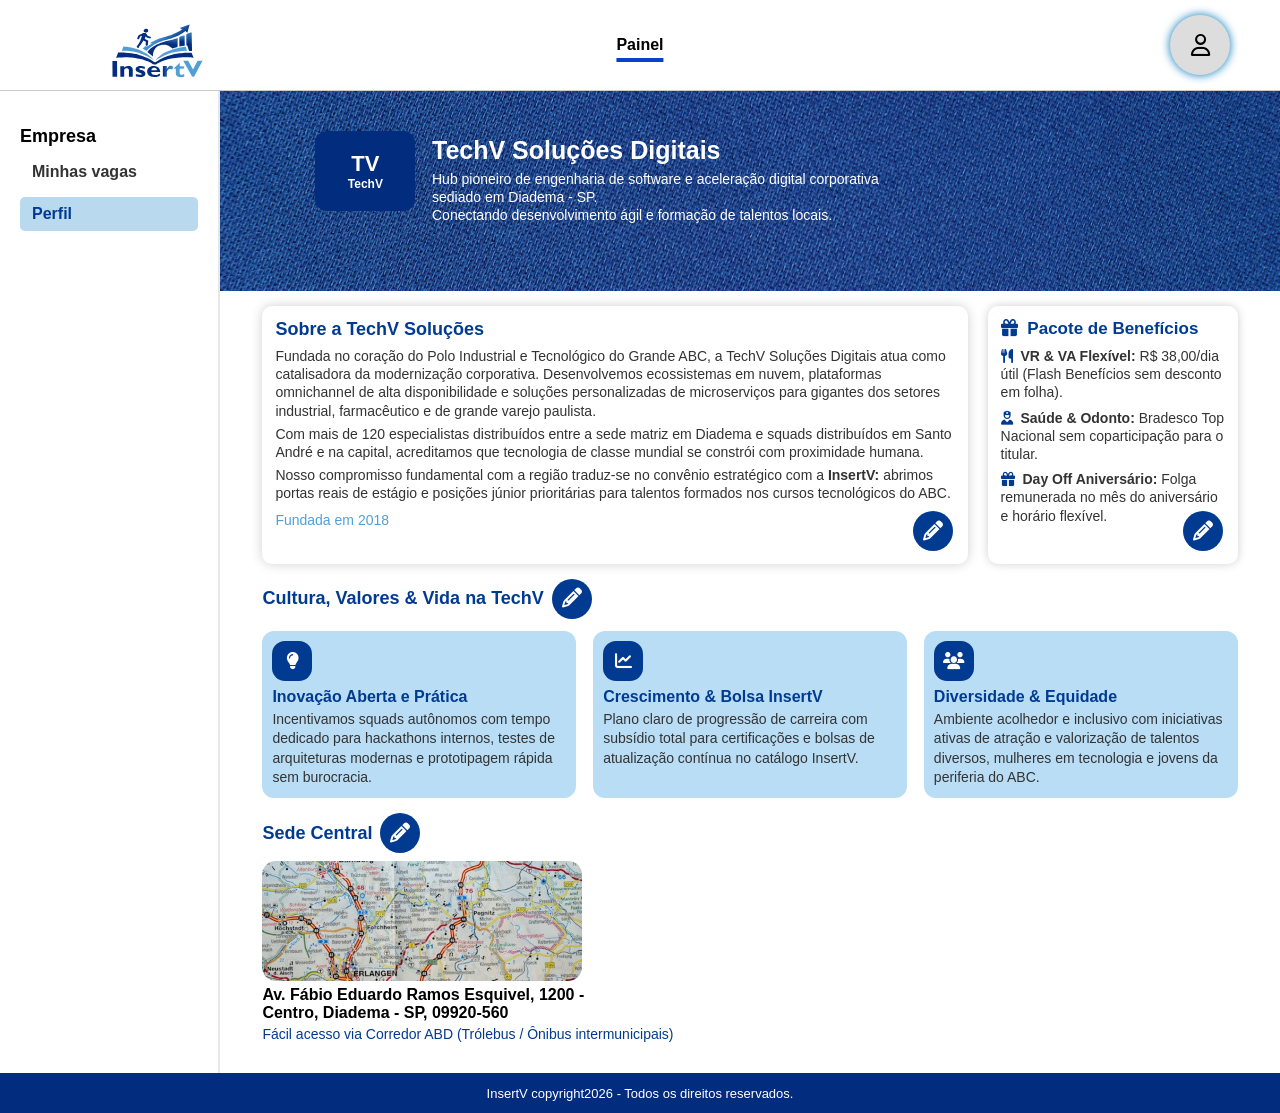
<file: perfilempresa.html>
<!DOCTYPE html>
<html lang="pt-br">
<head>
    <meta charset="UTF-8">
    <meta name="viewport" content="width=device-width, initial-scale=1.0">
    <title>Perfil - Empresa</title>
    <link rel="icon" href="img/InsertVLogopng.png">
    <link rel="stylesheet" href="estilizacao/styleperfilempr.css">
    <link rel="stylesheet" href="https://cdnjs.cloudflare.com/ajax/libs/font-awesome/6.5.2/css/all.min.css"> <!--Font awesome é uma biblioteca de icones e ferramentas para adicionar icones vetorias na página sem precisar abaixar o arquivo SVG-->
</head>
<body>
    <header> <!-- Cabeçalho -->
        <img src="img/imgInsertVlogo.svg" alt="Logo InsertV" width="100">
        <nav>
            <a href="#">Painel</a>
        </nav>

        <a href="index.html">
            <div class="icone">
                <i class="fa-regular fa-user"></i>
            </div>
        </a>
    </header>

    <main>
        <div class="dashboard">
            <aside class="sidebar"> <!-- Menu lateral -->
                <h3 class="sidebar-title">Empresa</h3>
                <div class="sidebar-menu">
                    <a href="visaoempresa.html" class="menu-item">
                        <span>Minhas vagas</span>
                    </a>

                    <a href="#" class="menu-item ativo">
                        <span>Perfil</span>
                    </a>

                </div>
            </aside>

            <div class="conteudo"> <!-- Conteúdo central -->
                <section id="conteudo-central">
                    <div class="banner"> <!-- Banner da empresa -->
                        <img src="img/img_perfil_empresa.jpg" alt="Imagem azul de apresentação da empresa">

                        <div class="logo-empresa"> <!--Texto/Logo em cima do banner da empresa-->
                            <h2>TV</h2>
                            <p>TechV</p>
                        </div>

                        <div class="texto-banner"> <!--Texto em cima do banner da empresa e ao lado da logo-->
                            <h1>TechV Soluções Digitais</h1>
                            <p>Hub pioneiro de engenharia de software e aceleração digital corporativa sediado em Diadema - SP.</p>
                            <p>Conectando desenvolvimento ágil e formação de talentos locais.</p>
                        </div>
                    </div>
                    
                    <div class="sobre-empresa"> <!-- Sobre a empresa e benefícios -->
                        <div class="card-sobre">
                            <h3>Sobre a TechV Soluções</h3>
                            <p>Fundada no coração do Polo Industrial e Tecnológico do Grande ABC, a TechV Soluções Digitais atua como catalisadora da modernização corporativa. Desenvolvemos ecossistemas em nuvem, plataformas omnichannel de alta disponibilidade e soluções personalizadas de microserviços para gigantes dos setores industrial, farmacêutico e de grande varejo paulista.</p>

                            <p>Com mais de 120 especialistas distribuídos entre a sede matriz em Diadema e squads distribuídos em Santo André e na capital, acreditamos que tecnologia de classe mundial se constrói com proximidade humana.</p>

                            <p>Nosso compromisso fundamental com a região traduz-se no convênio estratégico com a <strong>InsertV:</strong> abrimos portas reais de estágio e posições júnior prioritárias para talentos formados nos cursos tecnológicos do ABC.</p>

                            <p class="t-azul">Fundada em 2018</p>

                            <a href="#"> <!--Campo de editar conteúdo-->
                                <div class="edit">
                                    <i class="fa-solid fa-pencil"></i> <!--Icone de lápis-->
                                </div>
                            </a>
                        </div>

                        <div class="card-beneficios">
                            <h3><i class="fa-solid fa-gift"></i> <!--Icone de caixa de presente-->
                                Pacote de Benefícios</h3>

                            <ul>
                                <li><i class="fa-solid fa-utensils"></i> <!--Icone de garfo e faca-->
                                    <strong>VR & VA Flexível:</strong> R$ 38,00/dia útil (Flash Benefícios sem desconto em folha).</li>

                                <li><i class="fa-solid fa-user-nurse"></i> <!--Icone de médico-->
                                    <strong>Saúde & Odonto:</strong> Bradesco Top Nacional sem coparticipação para o titular.</li>

                                <li><i class="fa-solid fa-gift"></i> <!--Icone de caixa de presente-->
                                    <strong>Day Off Aniversário:</strong> Folga remunerada no mês do aniversário e horário flexível.</li>
                            </ul>
                            <a href="#"> <!--Campo de editar conteúdo-->
                                <div class="edit">
                                    <i class="fa-solid fa-pencil"></i> <!--Icone de lápis-->
                                </div>
                            </a>
                        </div>
                    </div>

                    <h3 class="titulo-cultura">Cultura, Valores & Vida na TechV
                        <div class="edit"> <!--Campo de editar conteúdo-->
                            <a href="#">
                            <i class="fa-solid fa-pencil"></i> <!--Icone de lápis-->
                            </a>
                        </div>
                    </h3> 
                    
                    </a>
                    <div class="cards-cultura">
                        <div class="card-cultura">
                            <i class="fa-solid fa-lightbulb"></i> <!--Icone de lâmpada-->
                            <h3>Inovação Aberta e Prática</h3>
                            <p>Incentivamos squads autônomos com tempo dedicado para hackathons internos, testes de arquiteturas modernas e prototipagem rápida sem burocracia.</p>
                        </div>

                        <div class="card-cultura">
                            <i class="fa-solid fa-chart-line"></i> <!--Icone de gráfico subindo-->
                            <h3>Crescimento & Bolsa InsertV</h3>
                            <p>Plano claro de progressão de carreira com subsídio total para certificações e bolsas de atualização contínua no catálogo InsertV.
                            </p>
                        </div>

                        <div class="card-cultura">
                            <i class="fa-solid fa-users"></i> <!--Icone de 3 pessoas em conjunto-->
                            <h3>Diversidade & Equidade</h3>
                            <p>Ambiente acolhedor e inclusivo com iniciativas ativas de atração e valorização de talentos diversos, mulheres em tecnologia e jovens da periferia do ABC.</p>
                        </div>
                    </div>

                    <div class="sede-central"> <!--Campo de localização da sede-->
                        <h3>Sede Central
                        <a href="#">
                            <div class="edit">
                                <i class="fa-solid fa-pencil"></i>
                            </div>
                        </a>
                        </h3> 

                        <img src="img/mapa_endereco.jpg" alt="Mapa com a localização da sede central">

                        <p>Av. Fábio Eduardo Ramos Esquivel, 1200 - <br>Centro, Diadema - SP, 09920-560</p>

                        <a href="#">Fácil acesso via Corredor ABD (Trólebus / Ônibus intermunicipais)</a>
                    </div>
                </section>
            </div>
        </div>
    </main>
    
    <footer> <!-- Rodapé -->
        <a href="#">
            InsertV copyright2026 - Todos os direitos reservados.
        </a>
    </footer>
</body>
</html>
</file>
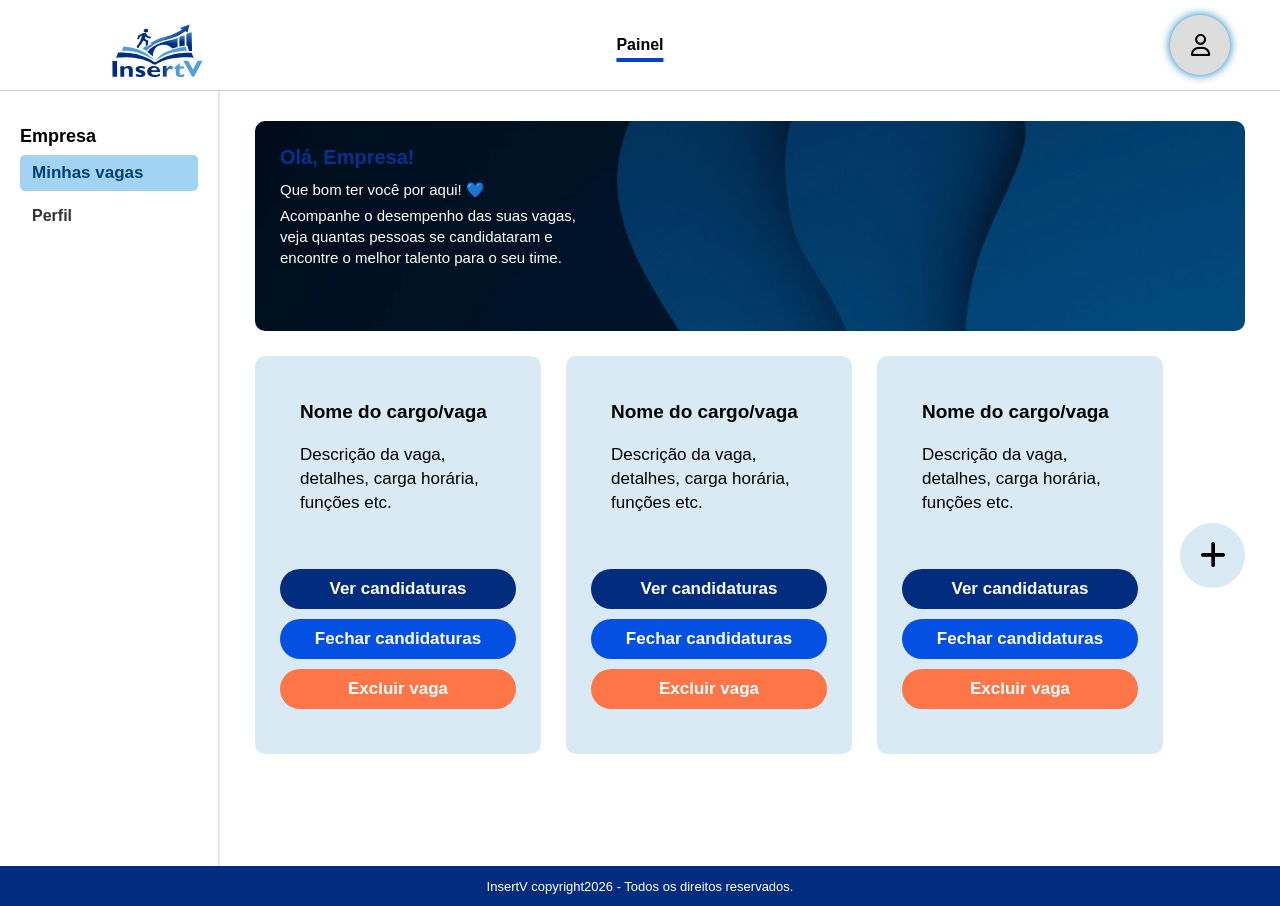
<file: visaoempresa.html>
<!DOCTYPE html>
<html lang="pt-br">
<head>
    <meta charset="UTF-8">
    <meta name="viewport" content="width=device-width, initial-scale=1.0">
    <title>Visão minhas vagas - Empresa</title>
    <link rel="icon" href="img/InsertVLogopng.png">
    <link rel="stylesheet" href="estilizacao/stylevisaoempresa.css">
    <link rel="stylesheet" href="https://cdnjs.cloudflare.com/ajax/libs/font-awesome/6.5.2/css/all.min.css"> <!--Font awesome é uma biblioteca de icones e ferramentas para adicionar icones vetorias na página sem precisar abaixar o arquivo SVG-->
</head>
<body>
    <header> <!--Cabeçalho da página-->
        <img src="img/imgInsertVlogo.svg" alt="Logo marca da Empresa InsertV" width="100">
        <nav>
            <a href="#">Painel</a>
        </nav>
    
        <a href="index.html"> <!--Área de direcionamento para perfil-->
            <div class="icone"> <!--Icone de perfil-->
                <i class="fa-regular fa-user"></i>
            </div></a>
    </header>
    <main> <!--Parte central da página-->
        <div class="dashboard">
            <aside class="sidebar"> <!--Conteúdo da parte lateral esquerda da página-->
            <h3 class="sidebar-title">Empresa</h3>
            <div class="sidebar-menu">
 
                <a href="#" class="menu-item">
                    <span>Minhas vagas</span>
                </a>
 
                <a href="perfilempresa.html" class="menu-item">
                    <span>Perfil</span>
                </a>
            </div>
            </aside>
        
            <div class="conteudo"> <!--A parte de conteúdo da paǵina, mais centralizada-->
    <section id="conteudo-central">
    <!-- Banner de apresentação -->
    <div class="banner">
        <img src="img/img_empresa.jpg" alt="Imagem abstrata azul">

        <div class="texto-banner">
            <h3>Olá, Empresa!</h3>
            <p>Que bom ter você por aqui! 💙</p>
            <p>Acompanhe o desempenho das suas vagas,<br> veja quantas pessoas se candidataram e <br> encontre o melhor talento para o seu time.</p>
        </div>
    </div>

    <!-- Área dos cards -->
            <div class="area-vagas">

                <div class="passos">

                    <div class="passo">
                        <h3>Nome do cargo/vaga</h3>
                        <p>Descrição da vaga,<br> detalhes, carga horária,<br> funções etc.</p>

                        <a href="#"><button class="ver">Ver candidaturas</button></a>
                        <a href="#"><button class="fechar">Fechar candidaturas</button></a>
                        <a href="#"><button class="excluir">Excluir vaga</button></a>
                    </div>

                    <div class="passo">
                        <h3>Nome do cargo/vaga</h3>
                        <p>Descrição da vaga,<br> detalhes, carga horária,<br> funções etc.</p>

                        <a href="#"><button class="ver">Ver candidaturas</button></a>
                        <a href="#"><button class="fechar">Fechar candidaturas</button></a>
                        <a href="#"><button class="excluir">Excluir vaga</button></a>
                    </div>

                    <div class="passo">
                        <h3>Nome do cargo/vaga</h3>
                        <p>Descrição da vaga,<br> detalhes, carga horária,<br> funções etc.</p>

                        <a href="#"><button class="ver">Ver candidaturas</button></a>
                        <a href="#"><button class="fechar">Fechar candidaturas</button></a>
                        <a href="#"><button class="excluir">Excluir vaga</button></a>
                    </div>

            </div>
                <!-- Botão de adicionar vaga -->
                <a href="#" class="adicionar"><i class="fa-solid fa-plus"></i></a>
        </div>
        </section>
        </div>
    </main>
 
    <footer> <!--Rodapé da página-->
        <a href="#">InsertV copyright2026 - Todos os direitos reservados.</a>
    </footer>
</body>
</html>
</file>
<file: estilizacao/style.css>
* {
    padding: 0;
    margin: 0;
    box-sizing: border-box;
}

body {
    font-family: Arial, Helvetica, sans-serif;
}

header {
    display: flex;
    align-items: center;
}

nav {
    position: relative;
    padding: 15px 50px;
    width: 100%;
    height: 115px;
    display: flex;
    justify-content: space-between;
    align-items: center;
    font-weight: 800;
    border-bottom: 1px solid #ccc;
}

img {
    width: 220px;
    height: 220px;
    object-fit: contain;
}

nav ul {
    position: absolute;
    left: 50%;
    top: 50%;
    transform: translate(-50%, -50%);
    display: flex;
    align-items: center;
    gap: 30px;
}

nav li {
    list-style: none;
    border-bottom: 1px solid transparent;
}

nav a {
    color: black;
    text-decoration: none;
}

#nav a:hover {
    border-bottom: 3px solid #0841c9;
}

.ativo {
    text-decoration: underline;
    text-decoration-color: #1645c5;
    text-decoration-thickness: 3px;
    text-underline-offset: 5px;
}

#entrar {
    padding: 10px 10px;
    border: none;
    border-radius: 7px;
    font-weight: 700;
    cursor: pointer;
}

.s {
    display: flex;
    align-items: center;
    gap: 10px;
}

#botao-azul {
    background-color: #0841c9;
    color: white;
    border: none;
    border-radius: 7px;
    padding: 10px 10px;
    font-weight: 700;
    cursor: pointer;
}


main h1{
    margin-bottom: 20px;
    line-height: 40px;
}
 
main {
    line-height: 25px;
    position: relative;
    min-height: 400px;
}
 
main button{
    margin-top: 20px;
    padding: 8px 30px;
    border: solid 1px #0841c9;
    border-radius: 10px;
    font-weight: 700;
    margin-right: 7px;
    display: inline-flex;
    cursor: pointer;
}

#inicio {
    padding: 50px;
    position: relative;
    min-height: 400px;
    margin: 0 50px;
    margin-bottom: -50px;
}

#inicio img {
    padding: 50px;
    position: absolute;
    right: 30px;
    top: -40px;
    width: 650px;
    height: 470px;
    object-fit: contain
}

#b_black a {
    color: black;
    text-decoration: none;
}

#b_azul a {
    color: white;
    text-decoration: none;
}
 
#b_azul {
    background-color: #032c7d;
    color: white;
}
 
#funcionalidades {
    text-align: center;
    padding: 90px;
}

#funcionalidades h2 {
    margin-bottom: 50px;
}

.passos {
    display: flex;
    justify-content: space-around;
    gap: 30px;
}

.passo .icone i {
    color: #333;
    font-size: 35px;
}

.passo {
    width: 30%;
    padding: 30px 20px;
    border: 1px solid #ddd;
    border-radius: 12px;
    background-color: white;
    transition: 0.3s;
}

.passo a {
    text-decoration: none;
}

.passo:hover {
    transform: translateY(-5px);
    box-shadow: 0 10px 15px rgba(0, 0, 0, 0.1);
}

.passo h3 {
    margin: 20px 0 15px;
}

.passo h3 {
    color: #1a202c;
    text-decoration: none;
}

.passo p {
    color: #718096;
    line-height: 1.5;
}

#sobre {
    margin-top: 100px;
    margin-bottom: 20px;
}

#sobre-tbm {
    background-color: #032c7d;
    width: 100%;
    height: 350px;
    color:white;
}

.sobre-inicio {
    display: flex;
    align-items: center;
    gap: 80px;
    padding: 50px 220px;
}

.sobre-inicio img {
    width: 250px;
    height: 250px;
    object-fit: cover;
}

.sobre-inicio h3, h4 {
    margin-bottom: 10px;
}

.texto-sobre {
    display: flex;
    flex-direction: column;
}

.valores {
    padding: 150px;
    display: flex;
    align-items: stretch;
    text-align: center;
    justify-content: center;
    gap: 50px;
    margin-top: -100px;
}

#n-valores {
    margin-top: 50px;
    align-items: center;
    text-align: center;
}

.valores-container i {
    color: rgb(86, 88, 209);
    transform: scale(0.9);
}

.icones {
    height: 80px;
    width: 100px;
    font-size: 25px;
    padding: 25px 10px;
    border: 1px solid #ddd;
    border-radius: 50%;
    background-color: #dfdbdb;
}

footer {
    display: flex;
    margin-top: 30px;
    justify-content: center;
    background-color: #0841C9;
    flex-wrap: wrap;
    line-height: 40px;
    font-weight: 600;
    font-size: 14px;
}

.footer-links {
    list-style: none;
    color: white;
    padding: 50px;
}

.rodape-links a {
    text-decoration: none;
    color: white;
}

.copy {
    width: 100%;
    color: white;
    background-color: #101b6b;
    padding: 15px;
    text-align: center;
}

/* Responsividade */
@media (max-width: 768px) {
    nav {
        height: auto;
        padding: 15px 20px;
        flex-wrap: wrap;
        gap: 10px;
    }

    nav img {
        width: 350px;
        height: 100px;
        justify-content: center;
        align-items: center;
        margin-bottom: auto;        
    }

    nav ul {
        position: static;
        transform: none;
        justify-content: center;
        gap: 20px;
    }

    .s {
        gap: 15px;
    }

    #entrar,
    #botao-azul {
        padding: 8px 62px;
        font-size: 13px;
    }

    main {
        padding: 30px 20px;
    }

    main h1 {
        font-size: 28px;
        line-height: 35px;
    }

    #inicio {
        margin: 0 20px;
        min-height: auto;
    }

    #inicio img {
        position: static;
        width: 100%;
        height: auto;
        max-width: 500px;
        display: block;
        margin: 30px auto 0;
    }

    main button {
        padding: 8px 25px;
        margin-bottom: 10px;
    }

    #funcionalidades {
        padding: 40px 20px;
    }

    #funcionalidades h2 {
        margin-bottom: 30px;
    }

    .passos {
        flex-direction: column;
        align-items: center;
        gap: 20px;
    }

    .passo {
        width: 100%;
        max-width: 450px;
        padding: 25px 20px;
    }

    footer {
        flex-direction: column;
        align-items: center;
        text-align: center;
        gap: 0;
    }

    .footer-links {
        padding: 25px 10px;
        width: 100%;
    }

    .copy {
        font-size: 12px;
    }
}
</file>
<file: estilizacao/stylecadastrar.css>
* {
    padding: 0;
    margin: 0;
    box-sizing: border-box;
}

body {
    font-family: Arial, Helvetica, sans-serif;
}

header {
    display: flex;
    align-items: center;
}

nav {
    position: relative;
    padding: 35px 50px;
    width: 100%;
    height: 115px;
    display: flex;
    justify-content: space-between;
    align-items: center;
    font-weight: 800;
    border-bottom: 1px solid #ccc;
    margin-bottom: 80px;
}

img {
    width: 220px;
    height: 220px;
    object-fit: contain;
}

nav ul {
    position: absolute;
    left: 85%;
    top: 50%;
    transform: translate(-50%, -50%);
    display: flex;
    align-items: center;
    gap: 40px;
}

nav li {
    list-style: none;
    border-bottom: 2px solid transparent;
}

nav a {
    color: black;
    text-decoration: none;
}

nav a.ativo:hover {
    border-bottom: 2px solid #0841c9;
}

#entrar {
    padding: 10px 20px;
    border: none;
    border-radius: 7px;
    font-size: 15px;
    font-weight: 700;
    cursor: pointer;
}

main h1{
    margin-bottom: 10px;
    line-height: 40px;
}
 
main {
    line-height: 25px;
    display: flex;
    justify-content: center;
    align-items: center;
}

.center {
    position: center;
    margin: 0 120px;
}

#inicio h1 {
    margin-bottom: 20px;
    font-size: 29px;
    position: relative;
    text-align: center;
}

#inicio h1::after {
    content: "";
    position: absolute;
    width: 240px;
    height: 4px;
    background-color: #0841C9;
    bottom: 0;
    left: 50%;
    transform: translateX(-50%);
}

#inicio {
    width: 58%;
    margin: auto;
    padding: 20px 30px;
    border-radius: 17px;
    box-shadow: 0px 0px 15px #396ce2;
    box-sizing: border-box;
}

.formulario {
    display: flex;
    flex-direction: column;
    gap: 25px;
}

.form {
    width: 80%;
    margin: auto;
}

.campo {
    display: flex;
    flex-direction: column;
    gap: 12px;
}

.campo label {
    font-size: 18px;
    font-weight: bold;
    color: #222;
}

.campo input,
.localidade select {
    height: 52px;
    padding: 0 15px;
    border: 2px solid #0841C9;
    border-radius: 40px;
    outline: none;
    background: transparent;
    font-size: 17px;
    width: 100%;
}

.campo input:focus,
.localidade select:focus {
    border-color: #007bff;
}

.linha {
    display: grid;
    grid-template-columns: 1fr 1fr 1.1fr;
    gap: 18px;
    align-items: end;
}

.localidade {
    display: flex;
    gap: 12px;
}

.localidade select {
    max-width: 120px;
    cursor: pointer;
}

.senhas {
    width: 70%;
}

.form-button {
    background-color: #0841c9;
    color: white;
    padding: 12px 90px;
    display: block;
    margin: 12px 33%;
    border: none;
    border-radius: 20px;
    font-weight: 700;
    cursor: pointer;
    transition: 0.2s;
}

.form-button:hover {
    background-color: #0a2f9c;
    transform: scale(1.05);
}

.center {
    text-align: center;
}

.regras-senha li {
    list-style: none;
}

.regras-senha {
    display: flex;
    flex-direction: column;
    margin: 0 10%;
    font-size: 14px;
    color: #a0a0a0;
    margin-bottom: 10px;
}

.termos {
    margin: 0 10%;
    margin-bottom: 10px;
}

.termos a {
    color: red;
    text-decoration: none;
}

.bolhas {
    position: absolute;
    width: 100%;
    height: 100%;
    top: 0;
    left: 0;
    pointer-events: none;
    z-index: -1;
}

.circulo {
    position: absolute;
    border-radius: 50%;
    background: radial-gradient(circle at 35% 30%, #1761d8, #07134d);
}

.circulo1 {
    width: 140px;
    height: 140px;
    top: 35%;
    left: 7%;
}

.circulo2 {
    width: 55px;
    height: 55px;
    top: 35%;
    right: 12%;
}

.circulo3 {
    width: 140px;
    height: 140px;
    top: 60%;
    right: 3%;
}

.circulo4 {
    width: 70px;
    height: 70px;
    top: 70%;
    left: 2%;
}

.circulo5 {
    width: 50px;
    height: 50px;
    top: 95%;
    left: 13%;
}

.circulo6 {
    width: 50px;
    height: 50px;
    top: 105%;
    right: 3%;
}

.circulo7 {
    width: 150px;
    height: 150px;
    bottom: -45%;
    left: 2%;
}

.circulo8 {
    width: 120px;
    height: 120px;
    bottom: -50%;
    right: 5%;
}

footer {
    display: flex;
    margin-top: 30px;
    justify-content: center;
    background-color: #0841C9;
    flex-wrap: wrap;
    line-height: 40px;
    font-weight: 600;
    font-size: 14px;
}

.footer-links {
    list-style: none;
    color: white;
    padding: 50px;
}

.rodape-links a {
    text-decoration: none;
    color: white;
}

.copy a {
    text-decoration: none;
    color: white;
}
.copy {
    width: 100%;
    color: white;
    background-color: #101b6b;
    padding: 15px;
    text-align: center;
}

@media (max-width: 768px) {
     nav {
        height: auto;
        padding: 15px 20px;
        flex-wrap: wrap;
        align-items: center;
        justify-content: center;
        margin-bottom: 30px;
    }

    nav img {
        width: 350px;
        height: 100px;
        justify-content: center;
        align-items: center;
        margin-bottom: auto;        
    }

    nav ul {
        position: static;
        transform: none;
        justify-content: center;
        gap: 40px;
    }

    #inicio {
        margin: 10px 20px;
        align-items: center;
        max-width: 100%;
        min-height: auto;
    }

    #inicio h1 {
        line-height: 35px;
    }

    #inicio p {
        line-height: 23px;
    }

    #inicio form {
        width: 90%;
        height: auto;
    }

    .center {
        margin: 0 20px;
    }

    footer {
        flex-direction: column;
        align-items: center;
        text-align: center;
        gap: 0;
    }

    .footer-links {
        padding: 25px 10px;
        width: 100%;
    }

    .copy {
        font-size: 12px;
    }
}
</file>
<file: estilizacao/stylecadastroEmpr.css>
/* Configurações gerais */
* {
    margin: 0;
    padding: 0;
    box-sizing: border-box;
}

body {
    font-family: Arial, sans-serif;
}

.cadastro-container {
    display: flex;
    min-height: 100vh;
}

/* Lado esquerdo */
#principal {
    width: 64%;
    padding: 70px 40px;
    position: relative;
}

.logo {
    position: absolute;
    width: 200px;
    height: 200px;
    top: -50px;
    right: 1px;
}

#principal h2 {
    font-size: 20px;
    margin-bottom: 5px;
}

#principal p {
    font-size: 15px;
}

#principal a {
    color: #00358b;
    font-weight: bold;
    text-decoration: none;
}

#principal a:hover {
    color:#b00000;
}

/* Títulos das seções */
.titulo-secao {
    color: #a49b9b;
    font-size: 15px;
    margin: 40px 0px;
}

/* Formulário */
.formulario {
    display: grid;
    grid-template-columns: 1fr 1fr;
    column-gap: 40px;
    row-gap: 30px;
    margin-top: 10px;
}

.campo {
    display: flex;
    flex-direction: column;
    gap: 12px;
}

.campo label {
    font-size: 14px;
    font-weight: bold;
}

.campo label span {
    color: red;
}

.campo input,
.campo select {
    width: 100%;
    height: 50px;
    padding: 0px 14px;
    border: 1px solid #608cff;
    border-radius: 18px;
    background-color: #dedede;
    font-size: 14px;
}

.campo input:focus,
.campo select:focus {
    border-color: #00358b;
}

/* Termos */
.termos {
    grid-column: 1 / 3;
    display: flex;
    align-items: center;
    gap: 5px;
    margin: 10px;
    font-size: 10px;
}

.termos input {
    cursor: pointer;
}

.termos label {
    font-size: 15px;
}

.termos a {
    color: red !important;
}

/* Botão */
.form-button {
    grid-column: 1 / 3;
    justify-self: center;
    width: 190px;
    height: 48px;
    background: linear-gradient(to right, #002b79, #0755e8);
    color: white;
    border: none;
    border-radius: 3px;
    font-size: 13px;
    font-weight: bold;
    cursor: pointer;
}

/* Lado direito */
.background {
    width: 36%;
    background: linear-gradient(135deg, #073b91, #00236b);
    display: flex;
    flex-direction: column;
    justify-content: center;
    align-items: center;
    padding: 40px;
    color: white;
}

.texto-background {
    width: 100%;
    max-width: 350px;
}

.texto-background h1 {
    font-weight: 800;
    margin-bottom: 8px;
}

.texto-background h1 span {
    display: block;
    color: #00a5ff;
}

.texto-background p {
    font-size: 18px;
    line-height: 1.4;
}

.background img {
    width: 400px;
    height: 400px;  
    object-fit: contain;
}

.fim {
    position: absolute;
    bottom: 5px;
    display: flex;
    text-align: center;
    flex-direction: column;
    left: 30px;
}

.fim a:hover {
    color:#b00000;
}

@media (max-width: 768px) {

    .cadastro-container {
        flex-direction: column;
    }

    #principal,
    .background {
        width: 100%;
    }

    #principal {
        padding: 70px 25px;
    }

    .formulario {
        column-gap: 15px;
    }

    .background {
        min-height: 400px;
    }
}
</file>
<file: estilizacao/stylelogin.css>
* {
    padding: 0;
    margin: 0;
    box-sizing: border-box;
}

body {
    font-family: Arial, Helvetica, sans-serif;
}

header {
    display: flex;
    align-items: center;
}

nav {
    position: relative;
    padding: 35px 50px;
    width: 100%;
    height: 115px;
    display: flex;
    justify-content: space-between;
    align-items: center;
    font-weight: 800;
    border-bottom: 1px solid #ccc;
    margin-bottom: 80px;
}

nav img {
    width: 220px;
    height: 220px;
    object-fit: contain;
}

nav ul {
    position: absolute;
    left: 85%;
    top: 50%;
    transform: translate(-50%, -50%);
    display: flex;
    align-items: center;
    gap: 30px;
}

nav li {
    list-style: none;
    border-bottom: 2px solid transparent;
}

nav a {
    color: black;
    text-decoration: none;
}

nav a:hover {
    border-bottom: 2px solid #0841c9;
}

main h1 {
    margin-bottom: 10px;
    line-height: 40px;
}

main {
    line-height: 25px;
}

main p {
    margin-bottom: 20px;
}

.texto {
    margin: 0 15%;
}

#inicio {
    display: flex;
    width: 100%;
}

.imagem-login {
    position: relative;
    object-fit: contain;
    width: 750px;
    height: 600px;
    top: -70px;
    left: 80px;
}

#inicio h1 {
    margin-bottom: 10px;
    line-height: 40px;
}

#inicio p {
    margin-bottom: 20px;
    line-height: 25px;
}

#inicio form {
    width: 400px;
}

.senha {
    color: black;
}

.empresa {
    color: red;
}

.form-label {
    display: block;
    width: 90%;
    box-sizing: border-box;
    border: 1px solid #ccc;
    border-radius: 10px;
    padding: 10px 15px;
}

.form-button {
    display: block;
    width: 90%;
    background-color: #0841c9;
    color: white;
    border: none;
    border-radius: 10px;
    padding: 10px 30px;
    margin-bottom: 15px;
    font-weight: 700;
    cursor: pointer;
    transition: 0.2s;
}

.form-button:hover {
    background-color: #0a2f9c;
    transform: scale(1.05);
}

footer {
    display: flex;
    margin-top: 10px;
    justify-content: center;
    background-color: #0841C9;
    flex-wrap: wrap;
    line-height: 40px;
    font-weight: 600;
    font-size: 14px;
}

.footer-links {
    list-style: none;
    color: white;
    padding: 50px;
}

.rodape-links a {
    text-decoration: none;
    color: white;
}

.copy a {
    text-decoration: none;
    color: white;
}

.copy {
    width: 100%;
    color: white;
    background-color: #101b6b;
    padding: 15px;
    text-align: center;
}

@media (max-width: 768px) {
     nav {
        height: auto;
        padding: 15px 20px;
        flex-wrap: wrap;
        align-items: center;
        justify-content: center;
        margin-bottom: 20px;
    }

    nav img {
        width: 350px;
        height: 100px;
        justify-content: center;
        align-items: center;
        margin-bottom: auto;        
    }

    nav ul {
        position: static;
        transform: none;
        justify-content: center;
        gap: 40px;
    }

    #inicio {
        flex-direction: column;
        align-items: center;
        max-width: 100%;
        min-height: auto;
    }

    #inicio .imagem-login {
        position: static;
        width: 80%;
        height: auto;
        margin-bottom: 15px;
    }

    #inicio h1 {
        line-height: 35px;
    }

    #inicio p {
        line-height: 23px;
    }

    #inicio form {
        width: 90%;
    }

    footer {
        flex-direction: column;
        align-items: center;
        text-align: center;
        gap: 0;
    }

    .footer-links {
        padding: 25px 10px;
        width: 100%;
    }

    .copy {
        font-size: 12px;
    }
}
</file>
<file: estilizacao/stylepcursos.css>
* {
    padding: 0;
    margin: 0;
    box-sizing: border-box;
}

body {
    font-family: Arial, Helvetica, sans-serif;
}

header {
    display: flex;
    align-items: center;
}

nav {
    position: relative;
    padding: 15px 50px;
    width: 100%;
    height: 115px;
    display: flex;
    justify-content: space-between;
    align-items: center;
    font-weight: 800;
    border-bottom: 1px solid #ccc;
}

img {
    width: 220px;
    height: 220px;
    object-fit: contain;
}

nav ul {
    position: absolute;
    left: 80%;
    top: 50%;
    transform: translate(-50%, -50%);
    display: flex;
    gap: 30px;
}

nav li {
    list-style: none;
    border-bottom: 2px solid transparent;
}

ul a {
    color: black;
    text-decoration: none;
}

ul a:hover {
    border-bottom: 2px solid #0841c9;
}

.ativo {
    text-decoration: underline;
    text-decoration-color: #1645c5;
    text-decoration-thickness: 2px;
    text-underline-offset: 5px;
}

.icone i {
    font-size: 22px;
    color: black;
}

.icone {
    background-color: #ddd;
    border-radius: 50%;
    width: 60px;
    height: 60px;
    display: flex;
    align-items: center;
    justify-content: center;
    box-shadow: 0 0 10px #0077bd;
}


/* SEÇÃO INICIAL */
#inicio {
    width: 100%;
    background-color: #e0eff9;
    padding: 30px 40px;
    display: flex;
    gap: 25px;
}

.conteudo-inicio {
    width: 80%;
    max-width: 1200px;
    margin: auto;
    display: flex;
    align-items: center;
    justify-content: space-between;
}

/* TEXTO INICIAL */
.categoria {
    display: inline-block;
    background-color: #9bb3d7;
    color: #082d75;
    border-radius: 20px;
    padding: 5px 15px;
    font-size: 13px;
    margin-bottom: 15px;
}

.texto-inicio h1 {
    font-size: 35px;
    font-weight: bold;
    line-height: 1.15;
    max-width: 450px;
    margin-bottom: 10px;
    color: #022C7D;
}

.texto-inicio p {
    color: #666666;
    font-size: 15px;
    line-height: 1.5;
    max-width: 420px;
}

/* IMAGEM INICIAL */
.img-inicio img {
    width: 450px;
    height: 250px;
    object-fit: cover;
    border-radius: 12px;
    box-shadow: 0 0 12px #00000030;;
}

/* LINKS INFORMATIVOS */
.links {
    width: 100%;
    display: flex;
    justify-content: center;
    align-items: center;
    gap: 30px;
    margin-bottom: 12px;
}

.links a {
    color: #082d75;
    text-decoration: none;
    font-size: 12px;
}

.links a:hover {
    text-decoration: underline;
}

.bolinha {
    width: 10px;
    height: 10px;
    background-color: #D9D9D9;
    border-radius: 50%;
    flex-shrink: 0;
}

/* SEÇÃO DE PESQUISA */
#pesquisa {
    width: 85%;
    margin: auto;
    padding: 20px 0;
    display: flex;
    align-items: center;
    flex-wrap: wrap;
    gap: 14px;
}

/* BARRA DE PESQUISA */
.lupa {
    width: 40%;
    height: 45px;
    background-color: #ffffff;
    display: flex;
    align-items: center;
    gap: 10px;
    padding: 0 15px;
    border-radius: 25px;
    border: 1px solid #dddddd;
    box-shadow: 0 2px 6px rgba(0, 0, 0, 0.15);
}

.lupa i {
    color: #777777;
    font-size: 13px;
}

.pesquisa {
    width: 100%;
    border: none;
    outline: none;
    font-size: 14px;
    color: #333333;
}

.pesquisa::placeholder {
    color: #696666;
}

#pasta {
    position: relative;
    font-size: 18px;
    background-color: #022C7D;
    padding: 8px 11px;
    border-radius: 35px;
}

/* FILTROS */
#pesquisa label {
    font-size: 13px;
    color: #555555;
}

#pesquisa select {
    width: 110px;
    height: 28px;
    border: none;
    border-radius: 20px;
    background-color: #dddddd;
    color: #082d75;
    padding: 0 12px;
    font-size: 14px;
    cursor: pointer;
    outline: none;
}

/* SEÇÃO DE CURSOS */
#cursos {
    width: 85%;
    margin: 20px auto;
}

#cursos p {
    color: #000000;
    font-size: 13px;
    margin-bottom: 5px;
}

#cursos h2 {
    color: #082d75;
    font-size: 32px;
    margin-bottom: 20px;
}

/* LISTA DE CURSOS */
.lista-cursos {
    display: grid;
    grid-template-columns: repeat(5, minmax(0, 1fr));
    gap: 18px;
}

/* CARD */
.card-curso {
    background-color: #dedede;
    border-radius: 15px;
    overflow: hidden;
    transition: 0.3s;
    display: flex;
    flex-direction: column;
}

.card-curso:hover {
    transform: translateY(-5px);
    box-shadow: 0 5px 12px rgba(0, 0, 0, 0.15);
}

.card-curso img {
    width: 100%;
    height: 130px;
    object-fit: cover;
    display: block;
}

.info-curso {
    padding: 15px;
    display: flex;
    flex-direction: column;
    flex: 1;
}

.info-curso h3 {
    font-size: 14px;
    color: #111111;
    margin: 8px 0;
}

.info-curso p {
    font-size: 11px;
    color: #111111;
    line-height: 1.4;
    margin-bottom: 12px;
    margin-bottom: 15px;
}

.info-curso button {
    display: block;
    width: fit-content;
    margin: auto auto 0 auto;
    background-color: #082d75;
    color: white;
    font-size: 10px;
    font-weight: bold;
    padding: 8px 18px;
    border: none;
    border-radius: 20px;
    cursor: pointer;
    transition: 0.3s;
}

.localidade {
    color: #022C7D;
    font-size: 11px;
    margin-top: auto;
    margin-bottom: 5px;
}

/* RESPONSIVIDADE */
@media (max-width: 768px) {

    nav {
        width: 92%;
    }

    nav img {
        width: 80px;
    }

    nav ul {
        gap: 12px;
        margin-right: 10px;
    }

    nav ul li a {
        font-size: 11px;
    }

    .conteudo-inicio {
        width: 90%;
        flex-direction: column;
        align-items: flex-start;
        gap: 20px;
    }

    .texto-inicio,
    .img-inicio {
        width: 100%;
    }

    .texto-inicio h1 {
        font-size: 27px;
    }

    .img-inicio img {
        height: 200px;
    }

    #pesquisa {
        width: 90%;
    }

    .links {
        flex-wrap: wrap;
        gap: 12px;
    }

    .lupa {
        width: 100%;
    }

    #cursos {
        width: 90%;
    }
}
</file>
<file: estilizacao/stylepvagas.css>
* {
    padding: 0;
    margin: 0;
    box-sizing: border-box;
}

body {
    font-family: Arial, Helvetica, sans-serif;
}

header {
    display: flex;
    align-items: center;
}

nav {
    position: relative;
    padding: 15px 50px;
    width: 100%;
    height: 115px;
    display: flex;
    justify-content: space-between;
    align-items: center;
    font-weight: 800;
    border-bottom: 1px solid #ccc;
}

img {
    width: 220px;
    height: 220px;
    object-fit: contain;
}

nav ul {
    position: absolute;
    left: 80%;
    top: 50%;
    transform: translate(-50%, -50%);
    display: flex;
    gap: 30px;
}

nav li {
    list-style: none;
    border-bottom: 2px solid transparent;
}

ul a {
    color: black;
    text-decoration: none;
}

ul a:hover {
    border-bottom: 2px solid #0841c9;
}

.ativo {
    text-decoration: underline;
    text-decoration-color: #1645c5;
    text-decoration-thickness: 2px;
    text-underline-offset: 5px;
}

.icone i {
    font-size: 22px;
    color: black;
}

.icone {
    background-color: #ddd;
    border-radius: 50%;
    width: 60px;
    height: 60px;
    display: flex;
    align-items: center;
    justify-content: center;
    box-shadow: 0 0 10px #0077bd;
}

/* BANNER */
.banner {
    background-color: #e1eff9;
    padding: 48px 5%;
}

.banner-conteudo {
    max-width: 1120px;
    margin: auto;
}

.banner h1 {
    font-size: 34px;
    color: #022C7D;
    margin-bottom: 5px;
}

.banner p {
    color: #64748b;
    font-size: 16px;
    margin-bottom: 25px;
    max-width: 850px;
}

/* FORMULÁRIO DE PESQUISA */
.pesquisa {
    background-color: white;
    padding: 25px;
    border-radius: 12px;
    display: flex;
    align-items: center;
    gap: 15px;
}

.campo {
    background-color: #e1eff9;
    padding: 10px 15px;
    border-radius: 8px;
    flex: 1;
}

.campo label {
    display: block;
    font-size: 11px;
    font-weight: bold;
    margin-bottom: 5px;
    color: #315580;
}

.campo input,
.campo select {
    width: 100%;
    border: none;
    outline: none;
    background: transparent;
    color: #52677e;
    font-size: 12px;
}

.pesquisa button {
    background-color: #083783;
    color: white;
    border: none;
    border-radius: 9px;
    padding: 15px 30px;
    font-size: 20px;
    font-weight: bold;
    cursor: pointer;
}

.select-conteudo {
    display: flex;
    align-items: center;
    gap: 8px;
}

.select-conteudo select {
    flex: 1;
    min-width: 0;
    border: none;
    outline: none;
    appearance: none;
    background: transparent;
    color: #52677e;
    font-size: 13px;
    cursor: pointer;
}

.select-conteudo i {
    color: #315580;
    font-size: 13px;
}

/* CONTEÚDO PRINCIPAL */
main {
    max-width: 1280px;
    margin: 25px auto;
    padding: 0 5%;
    display: grid;
    grid-template-columns: 35% 65%;
    gap: 25px;
    align-items: start;
}

/* LISTA DE VAGAS */
.lista-vagas h3 {
    font-size: 19px;
    margin-bottom: 20px;
    color: #022C7D;
}

.lista-vagas h3 span {
    font-size: 11px;
    font-weight: normal;
    color: black;
}

.vaga {
    border: 1px solid #dedede;
    border-radius: 15px;
    padding: 20px;
    margin-bottom: 15px;
    cursor: pointer;
    transition: 0.2s;
}

.vaga:hover,
.vaga.selecionada {
    border: 2px solid #194b9c;
}

.vaga-topo {
    display: flex;
    align-items: center;
    gap: 12px;
    margin-bottom: 15px;
}

.vaga-topo p {
    font-weight: bold;
}

.empresa-logo {
    background-color: #073783;
    color: white;
    font-weight: bold;
    width: 45px;
    height: 40px;
    border-radius: 8px;
    display: flex;
    align-items: center;
    justify-content: center;
    flex-shrink: 0;
}

.vaga h4 {
    font-size: 13px;
    margin-bottom: 4px;
}

.vaga-topo p {
    font-size: 11px;
    color: #555;
}

.tags {
    display: flex;
    flex-wrap: wrap;
    gap: 5px;
    margin-bottom: 15px;
}

.tags span {
    background-color: #FE7648;
    color: white;
    border-radius: 20px;
    padding: 4px 10px;
    font-size: 9px;
}

.vaga strong {
    font-size: 13px;
}

/* DETALHES DA VAGA */
.detalhes-vaga {
    background-color: #fff;
    border-radius: 20px;
    padding: 30px;
    box-shadow: 0 2px 10px #00000025;
    border: 1px solid #eee;
}

.detalhes-topo {
    display: flex;
    align-items: center;
    gap: 15px;
    margin-bottom: 20px;
}

.logo-grande {
    width: 55px;
    height: 55px;
    font-size: 18px;
}

.titulo-vaga span {
    color: #2863b3;
    font-size: 13px;
}

.titulo-vaga h2 {
    color: #022C7D;
    font-size: 25px;
    margin: 5px 0;
}

.titulo-vaga p {
    font-size: 12px;
    color: #555;
}

/* INFORMAÇÕES */
.informacoes {
    display: flex;
    align-items: center;
    flex-wrap: wrap;
    gap: 20px;
    margin-bottom: 25px;
}

.info-item {
    background-color: #187FC929;
    padding: 10px;
    border-radius: 20px;
    font-size: 11px;
    flex: 1;
    text-align: center;
    color: #022C7D;
}

.info-item span {
    font-weight: bold;
}

.info-item p{
    color: black;
}

.btn-candidatar {
    background: linear-gradient(to right, #002b79, #0755e8);
    color: white;
    border: none;
    padding: 14px 25px;
    border-radius: 8px;
    cursor: pointer;
    font-weight: bold;
    font-size: 11px;
}

/* DESCRIÇÃO */
.descricao {
    font-size: 12px;
    color: #555;
    line-height: 1.5;
}

.cursos-recomendados,
.descricao h4,
.beneficios h4,
.localizacao h4 {
    color: #164b91;
    font-size: 14px;
    margin-bottom: 10px;
}

.descricao p {
    margin-bottom: 15px;
    text-align: justify;
}

.descricao i {
    font-size: 15px;
}

.descricao ul {
    padding-left: 20px;
    margin-bottom: 20px;
}

/* Cursos */
.cursos {
    margin-top: 10px;
    display: flex;
    text-align: center;
    gap: 14px;
}

.cursos button {
    font-weight: bold;
    color: white;
    padding: 20px 50px;
    background-color: #002b79;
    border: none;
    border-radius: 15px;
}

/* BENEFÍCIOS */
.beneficios {
    margin-top: 20px;
}

.beneficios-grid {
    display: grid;
    grid-template-columns: 1fr 1fr;
    gap: 15px;
}

.beneficio {
    background-color: #dce4f0;
    border-radius: 10px;
    padding: 15px;
    min-height: 75px;
}

.beneficio strong {
    display: block;
    font-size: 11px;
    margin-bottom: 6px;
}

.beneficio p {
    color: #555;
    font-size: 12px;
    line-height: 1.4;
}

/* LOCALIZAÇÃO */
.localizacao {
    margin-top: 25px;
    text-align: center;
}

.localizacao h4 {
    text-align: left;
}

.localizacao img {
    width: 100%;
    height: 160px;
    object-fit: cover;
    border-radius: 15px;
}

.localizacao p {
    color: #022C7D;
    font-size: 11px;
    font-weight: bold;
    margin-top: 8px;
}

.localizacao span {
    font-size: 10px;
    color: #777;
}

/* RESPONSIVIDADE */
@media (max-width: 600px) {

    header {
        padding: 0 4%;
        height: 75px;
    }

    .logo img {
        width: 80px;
    }

    nav {
        gap: 12px;
    }

    nav a {
        font-size: 11px;
    }

    .perfil {
        width: 38px;
        height: 38px;
        font-size: 17px;
    }

    .banner {
        padding: 30px 5%;
    }

    .banner h1 {
        font-size: 22px;
    }

    .pesquisa {
        flex-direction: column;
        align-items: stretch;
    }

    .campo {
        width: 100%;
    }

    .pesquisa button {
        width: 100%;
    }

    main {
        padding: 0 4%;
    }

    .lista-vagas {
        grid-template-columns: 1fr;
    }

    .detalhes-vaga {
        padding: 18px;
    }

    .titulo-vaga h2 {
        font-size: 19px;
    }

    .beneficios-grid {
        grid-template-columns: 1fr;
    }

    .informacoes {
        flex-direction: column;
        align-items: stretch;
    }

}
</file>
<file: estilizacao/styleperfil.css>
* {
    padding: 0;
    margin: 0;
    box-sizing: border-box;
}

body {
    font-family: Arial, Helvetica, sans-serif;
}

header {
    display: flex;
    align-items: center;
}

nav {
    position: relative;
    padding: 15px 50px;
    width: 100%;
    height: 115px;
    display: flex;
    justify-content: space-between;
    align-items: center;
    font-weight: 800;
    border-bottom: 1px solid #ccc;
}

img {
    width: 220px;
    height: 220px;
    object-fit: contain;
}

nav ul {
    position: absolute;
    left: 80%;
    top: 50%;
    transform: translate(-50%, -50%);
    display: flex;
    gap: 30px;
}

nav li {
    list-style: none;
    border-bottom: 2px solid transparent;
}

ul a {
    color: black;
    text-decoration: none;
}

ul a:hover {
    border-bottom: 2px solid #0841c9;
}

.ativo {
    text-decoration: underline;
    text-decoration-color: #1645c5;
    text-decoration-thickness: 2px;
    text-underline-offset: 5px;
}

.icone i {
    font-size: 22px;
    color: black;
}

.icone {
    background-color: #ddd;
    border-radius: 50%;
    width: 60px;
    height: 60px;
    display: flex;
    align-items: center;
    justify-content: center;
    box-shadow: 0 0 10px #0077bd;
}

/* Container principal */
main {
    width: 100%;
    max-width: 1200px;
    margin: 10px auto;
}

/* Perfil */
.profile {
    display: flex;
    align-items: center;
    gap: 22px;
    padding: 0 12%;
    margin-top: 18px;
    margin-bottom: 32px;
}

.profile-photo {
    width: 210px;
    height: 180px;
    position: relative;
    flex-shrink: 0;
}

.profile-photo img {
    width: 100%;
    height: 100%;
    object-fit: cover;
    border-radius: 16px;
}

.edit-photo {
    position: absolute;
    bottom: 10px;
    right: 6px;
    background: #003b91;
    color: white;
    border: none;
    border-radius: 50%;
    width: 30px;
    height: 30px;
    cursor: pointer;
}

.edit-photo a {
    text-decoration: none;
    color: white;
}

.edit-photo:hover {
    background-color: #0353cc;
}

.profile-info {
    flex: 1;
}

.profile-info h2 {
    font-size: 25px;
}

.profile-info p {
    line-height: 28px;
    font-weight: bold;
    font-size: 16px;
}

.blue-text {
    color: #003b91;
}

.profile-buttons {
    display: flex;
    flex-direction: column;
    gap: 8px;
}

.btn-light {
    color: #000;
    font-weight: bold;
    border: none;
    padding: 10px 17px;
    border-radius: 10px;
    background: #54a5df;
    cursor: pointer;
}

.btn-dark {
    color: white;
    background: #003b91;
    border: none;
    border-radius: 10px;
    font-weight: bold;
    padding: 10px 17px;
    cursor: pointer;
}

/* Cards gerais */
.card {
    background: #fff;
    border-radius: 14px;
    box-shadow: 0 0 7px rgba(0, 0, 0, 0.22);
}

/* Sobre mim */
.about {
    padding: 17px 45px;
    margin-top: 10px;
    margin-bottom: 25px;
}

.about-header {
    display: flex;
    align-items: center;
    gap: 6px;
    position: relative;
}

.about-header h3,
.card-header h3 {
    font-size: 20px;
    color: #003b91;
}

.about-icon {
    width: 28px;
    height: 28px;
    border-radius: 50%;
    background: #54a5df;
    color: white;
    display: flex;
    justify-content: center;
    align-items: center;
    font-size: 17px;
}

.edit-button {
    margin-top: 12px;
    margin-left: auto;
    background: #54a5df;
    color: white;
    padding: 10px 16px;
    border-radius: 4px;
    font-size: 16px;
    border: none;
    font-weight: bold;
}

.edit-button:hover {
    background-color: #0077bd;
    cursor: pointer;
}

.about-content {
    margin-left: 26px;
    max-width: 85%;
    margin-bottom: 10px;
}

.about-content p {
    font-size: 15px;
    margin: 0 11px;
    line-height: 19px;
    color: #696666;
}

/* Dashboard */
.dashboard {
    display: grid;
    grid-template-columns: 1fr 1.1fr 0.9fr;
    gap: 20px;
    margin-top: 12px;
}

.dashboard-card {
    min-height: 172px;
    padding: 12px 15px;
    position: relative;
}

.card-header {
    margin: 0 20px;
    margin-bottom: 10px;
}

.course {
    background: #d7d7d7;
    border-radius: 17px;
    padding: 20px 15px;
    margin: 12px 25px;
    position: relative;
}

.course h4 {
    font-size: 14px;
    max-width: 240px;
    margin-bottom: 3px;
}

.course p {
    font-size: 12px;
    margin-bottom: 2px;
}

.status {
    color: #003b91;
    font-weight: bold;
}

.carga-hora {
    color: #696666;
}

.course-button {
    position: absolute;
    right: 10px;
    bottom: 7px;
    background: #003b91;
    color: white;
    border-radius: 18px;
    font-size: 11px;
    border: none;
    padding: 10px 12px;
}

.course-button:hover {
    background-color: #025b8f;
    cursor: pointer;
}

.certificate {
    background: #1763e9;
}

/* Skills */
.skills {
    display: flex;
    flex-wrap: wrap;
    gap: 10px;
    margin: 0 20px;
}

.skills span {
    background: #83bde7;
    color: #000;
    padding: 15px 17px;
    border-radius: 17px;
    font-size: 12px;
    font-weight: bold;
}

.soft-skills span {
    background: #55a5df;
    color: white;
}

/* Botão de edição dos cards */
.card-edit {
    position: absolute;
    bottom: 7px;
    right: 8px;
    width: 16px;
    height: 16px;
    background: #003b91;
    color: white;
    border-radius: 50%;
    font-size: 11px;
}

/* Responsividade */
@media (max-width: 768px) {

    .header {
        padding: 0 5%;
    }

    .header nav {
        gap: 10px;
    }

    .header nav a {
        font-size: 10px;
    }

    .container {
        width: 94%;
    }

    .profile {
        padding: 10px 2%;
        flex-wrap: wrap;
    }

    .profile-photo {
        width: 75px;
        height: 75px;
    }

    .profile-info {
        min-width: 150px;
    }

    .profile-buttons {
        flex-direction: row;
        width: 100%;
        justify-content: flex-end;
    }

    .about {
        padding: 15px;
    }

    .about-content {
        max-width: 100%;
    }

    .dashboard {
        grid-template-columns: 1fr 1fr;
        gap: 12px;
    }

    .dashboard-card {
        padding: 12px;
    }

}
</file>
<file: estilizacao/styleperfilempr.css>
* {
    margin: 0;
    padding: 0;
    box-sizing: border-box;
}

body {
    font-family: Arial, Helvetica, sans-serif;
    display: flex;
    flex-direction: column;
}

/* Cabeçalho */
header {
    height: 80px;
    display: flex;
    align-items: center;
    justify-content: space-between;
    padding: 45px 50px;
    border-bottom: 1px solid #ccc;
}

header nav {
    position: absolute;
    left: 50%;
    transform: translateX(-50%);
}

header img {
    width: 210px;
    height: 220px;
    object-fit: contain;
}

header nav a {
    text-decoration: none;
    color: black;
    font-weight: 900;
    border-bottom: 4px solid #0841c9;
    padding-bottom: 5px;
}

.icone i {
    font-size: 22px;
    color: black;
}

.icone {
    background-color: #ddd;
    border-radius: 50%;
    width: 60px;
    height: 60px;
    display: flex;
    align-items: center;
    justify-content: center;
    box-shadow: 0 0 10px #0077bd;
}

/* Área principal */
main {
    flex: 1;
}

.dashboard {
    display: flex;
}

/* Menu lateral */
.sidebar {
    width: 220px;
    padding: 35px 20px;
    flex-shrink: 0;
    border-right: 2px solid #e5e7eb;
}

.sidebar-title {
    font-size: 18px;
    margin-bottom: 8px;
}

.sidebar-menu {
    display: flex;
    flex-direction: column;
    gap: 8px;
}

.menu-item {
    text-decoration: none;
    color: #333;
    font-size: 16px;
    font-weight: bold;
    padding: 8px 12px;
    border-radius: 5px;
}

.menu-item:hover {
    background-color: #d1e9fd;
}

.menu-item.ativo {
    background-color: #b9d9ef;
    color: #003b91;
}

/* Conteúdo central */
.conteudo {
    flex: 1;
}

#conteudo-central {
    width: 100%;
}

/* Banner */
.banner {
    position: relative;
    width: 100%;
    height: 200px;
    background-color: #003b91;
}

.banner img {
    position: absolute;
    width: 100%;
    height: 100%;
    object-fit: cover;
    display: block;
}

/* Logotipo da empresa */
.logo-empresa {
    position: absolute;
    top: 40px;
    left: 9%;
    width: 100px;
    height: 80px;
    background-color: #022C7D;
    border-radius: 12px;
    color: white;
    display: flex;
    flex-direction: column;
    align-items: center;
    justify-content: center;
}

.logo-empresa h2 {
    font-size: 22px;
}

.logo-empresa p {
    font-size: 12px;
    font-weight: bold;
}

/* Texto do banner */
.texto-banner {
    position: absolute;
    top: 45px;
    left: 20%;
    color: white;
    max-width: 450px;
}

.texto-banner h1 {
    font-size: 25px;
    font-weight: 800;
    margin-bottom: 5px;
}

.texto-banner p {
    font-size: 14px;
    line-height: 1.3;
}

/* Sobre a empresa e benefícios */
.sobre-empresa {
    display: flex;
    gap: 20px;
    padding: 15px 4%;
    align-items: stretch;
}

.card-sobre {
    flex: 1;
    border-radius: 10px;
    padding: 13px;
    box-shadow: 0 0 12px #00000030;
}

.card-sobre,
.card-beneficios {
    position: relative;
    padding-bottom: 30px;
}

.card-sobre h3 {
    color: #003b91;
    font-size: 18px;
    margin-bottom: 7px;
}

.card-sobre p {
    font-size: 14px;
    line-height: 1.3;
    margin-bottom: 5px;
    color: #333;
}

.card-sobre .t-azul {
    margin-top: 8px;
    color: #187FC9C0;
}

.edit i {
    font-size: 20px;
    color: white;
}

.edit {
    background-color: #003b91;
    width: 40px;
    height: 40px;
    border-radius: 50%;
    display: flex;
    justify-content: center;
    align-items: center;
}

.edit:hover {
    background-color: #0353cc;
}

.card-sobre .edit,
.card-beneficios .edit {
    position: absolute;
    right: 15px;
    bottom: 13px;
}

/* Benefícios */
.card-beneficios {
    width: 250px;
    border-radius: 10px;
    padding: 13px;
    box-shadow: 0 0 10px #00000030;
}

.card-beneficios h3 {
    color: #003b91;
    font-size: 17px;
    margin-bottom: 8px;
}

.card-beneficios h3 i {
    margin-right: 5px;
}

.card-beneficios ul {
    list-style: none;
}

.card-beneficios li {
    font-size: 14px;
    margin-bottom: 7px;
    color: #333;
    line-height: 1.3;
}

.card-beneficios li i {
    color: #003b91;
    margin-right: 4px;
}

/* Cultura da empresa */
.titulo-cultura {
    color: #003b91;
    font-size: 18px;
    margin: 0 4% 12px;
}

.cards-cultura {
    display: grid;
    grid-template-columns: repeat(3, 1fr);
    gap: 17px;
    padding: 0 4%;
}

.card-cultura {
    background-color: #b9ddf5;
    border-radius: 12px;
    padding: 10px;
}

.card-cultura i {
    background-color: #003b91;
    color: white;
    border-radius: 13px;
    width: 40px;
    height: 40px;
    display: flex;
    align-items: center;
    justify-content: center;
    font-size: 17px;
    margin-bottom: 7px;
}

.card-cultura h3 {
    color: #003b91;
    font-size: 16px;
    margin-bottom: 4px;
}

.card-cultura p {
    color: #333;
    font-size: 14px;
    line-height: 1.4;
}

.titulo-cultura,
.sede-central h3 {
    display: flex;
    align-items: center;
    gap: 8px;
}

/* Sede central */
.sede-central {
    padding: 15px 4%;
    margin-bottom: 15px;
}

.sede-central h3 {
    color: #003b91;
    font-size: 18px;
    margin-bottom: 8px;
}

.sede-central img {
    width: 320px;
    height: 120px;
    object-fit: cover;
    border-radius: 14px;
    display: block;
    margin-bottom: 5px;
}

.sede-central p {
    font-weight: 700;
    margin-bottom: 3px;
}

.sede-central a {
    text-decoration: none;
    font-size: 14px;
    color: #003b91;
}

/* Rodapé */
footer {
    height: 40px;
    background-color: #022C7D;
    display: flex;
    align-items: center;
    justify-content: center;
}

footer a {
    color: white;
    text-decoration: none;
    font-size: 13px;
}

/* Responsividade */
@media (max-width: 768px) {

    .sidebar {
        width: 110px;
    }

    .sobre-empresa {
        flex-direction: column;
    }

    .card-beneficios {
        width: 100%;
    }

    .cards-cultura {
        grid-template-columns: 1fr;
    }

    .texto-banner {
        left: 22%;
    }

    .texto-banner h1 {
        font-size: 17px;
    }
}
</file>
<file: estilizacao/stylevisaoempresa.css>
* {
    margin: 0;
    padding: 0;
    box-sizing: border-box;
}

body {
    font-family: Arial, Helvetica, sans-serif;
    display: flex;
    flex-direction: column;
}

/* Cabeçalho */
header {
    height: 80px;
    display: flex;
    align-items: center;
    justify-content: space-between;
    padding: 45px 50px;
    border-bottom: 1px solid #ccc;
}

header nav {
    position: absolute;
    left: 50%;
    transform: translateX(-50%);
}

header img {
    width: 210px;
    height: 220px;
    object-fit: contain;
}

header nav a {
    text-decoration: none;
    color: black;
    font-weight: 900;
    border-bottom: 4px solid #0841c9;
    padding-bottom: 5px;
}

.icone i {
    font-size: 22px;
    color: black;
}

.icone {
    background-color: #ddd;
    border-radius: 50%;
    width: 60px;
    height: 60px;
    display: flex;
    align-items: center;
    justify-content: center;
    box-shadow: 0 0 10px #0077bd;
}

/* Área principal */
main {
    flex: 1;
}

.dashboard {
    display: flex;
    min-height: calc(100vh - 125px);
}

/* Menu lateral */
.sidebar {
    width: 220px;
    padding: 35px 20px;
    flex-shrink: 0;
    border-right: 2px solid #e5e7eb;
}

.sidebar-title {
    font-size: 18px;
    margin-bottom: 8px;
}

.sidebar-menu {
    display: flex;
    flex-direction: column;
    gap: 8px;
}

.menu-item {
    text-decoration: none;
    color: #333;
    font-size: 16px;
    font-weight: bold;
    padding: 8px 12px;
    border-radius: 5px;
}

.menu-item:hover {
    background-color: #d1e9fd;
}

.menu-item:first-child {
    background-color: #a2d3f3;
    font-size: 17px;
    color: #053f72;
}

/* Conteúdo central */
.conteudo {
    flex: 1;
    padding: 30px 35px;
}

#conteudo-central {
    width: 100%;
    margin: auto;
}

/* Banner */
.banner {
    position: relative;
    width: 100%;
    height: 210px;
    overflow: hidden;
    border-radius: 10px;
    margin-bottom: 25px;
}

.banner img {
    position: absolute;
    width: 140px;
    height: 120%;
    object-fit: cover;
    top: 50%;
    left: 50%;
    transform: translate(-50%, -50%) rotate(-90deg) scale(5.9);
}

.texto-banner {
    position: absolute;
    top: 25px;
    left: 25px;
    color: white;
    width: 45%;
}

.texto-banner h3 {
    font-size: 20px;
    color: #033291;
    margin-bottom: 10px;
}

.texto-banner p {
    font-size: 15px;
    margin-bottom: 5px;
    line-height: 1.4;
}

/* Área dos cards */
.area-vagas {
    display: flex;
    align-items: center;
    gap: 17px;
}

.passos {
    display: grid;
    grid-template-columns: repeat(3, 1fr);
    gap: 25px;
    flex: 1;
}

/* Card individual */
.passo {
    background-color: #d9eaf5;
    border-radius: 10px;
    padding: 45px 25px;
    display: flex;
    flex-direction: column;
    gap: 10px;
}

.passo h3 {
    margin: 0 20px;
    font-size: 19px;
    margin-bottom: 10px;
}

.passo p {
    margin: 0px 20px;
    font-size: 17px;
    line-height: 1.4;
    margin-bottom: 45px;
}

/* Botões dos cards */
.passo a {
    text-decoration: none;
}

.passo button {
    width: 100%;
    border: none;
    border-radius: 20px;
    padding: 10px;
    color: white;
    font-size: 17px;
    font-weight: bold;
    cursor: pointer;
}

.ver {
    background-color: #022C7D;
}

.fechar {
    background-color: #0450E3;
}

.excluir {
    background-color: #FE7648;
}

/* Botão adicionar */
.adicionar {
    background-color: #d9eaf5;
    color: black;
    border-radius: 50%;
    width: 65px;
    height: 65px;
    flex-shrink: 0;
    display: flex;
    align-items: center;
    justify-content: center;
    text-decoration: none;
    font-size: 30px;
}

.adicionar:hover {
    background-color: #b9d9ef;
}

/* Rodapé */
footer {
    height: 40px;
    background-color: #022C7D;
    display: flex;
    align-items: center;
    justify-content: center;
}

footer a {
    color: white;
    text-decoration: none;
    font-size: 13px;
}
</file>
